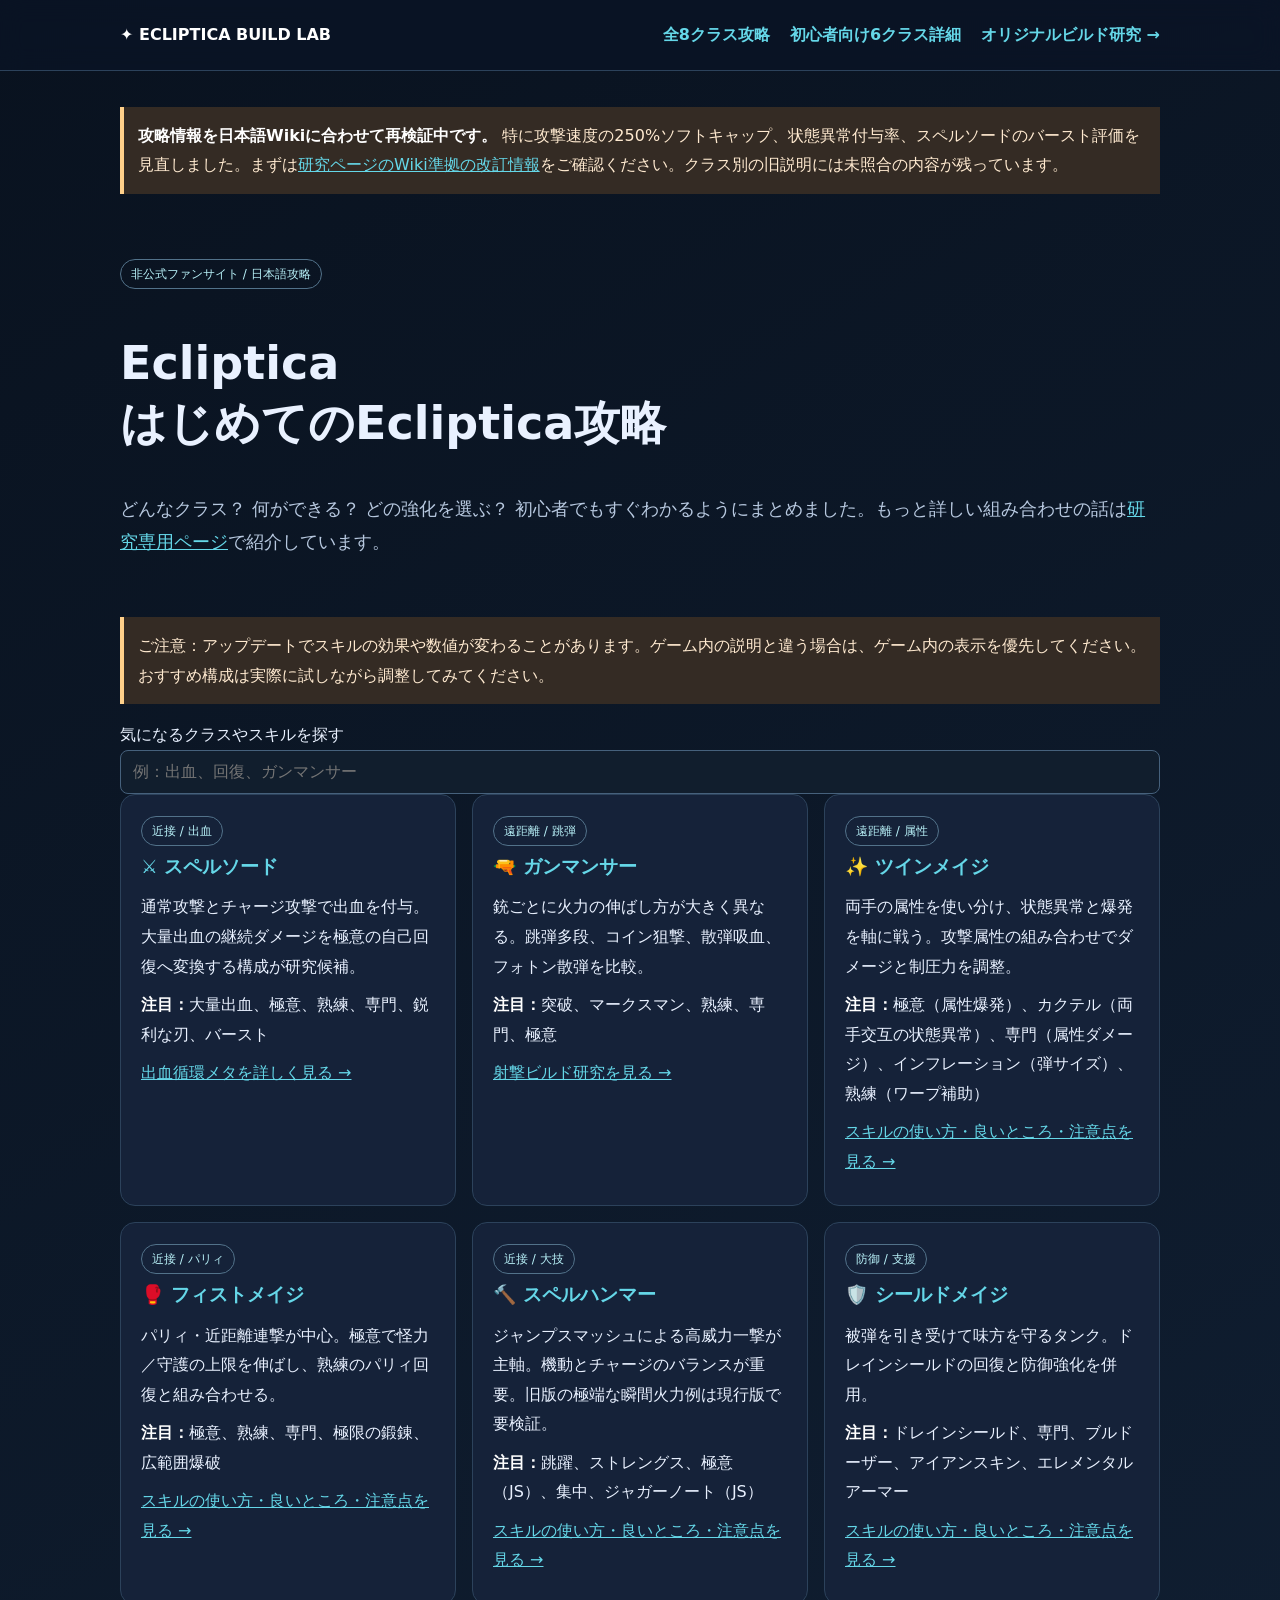
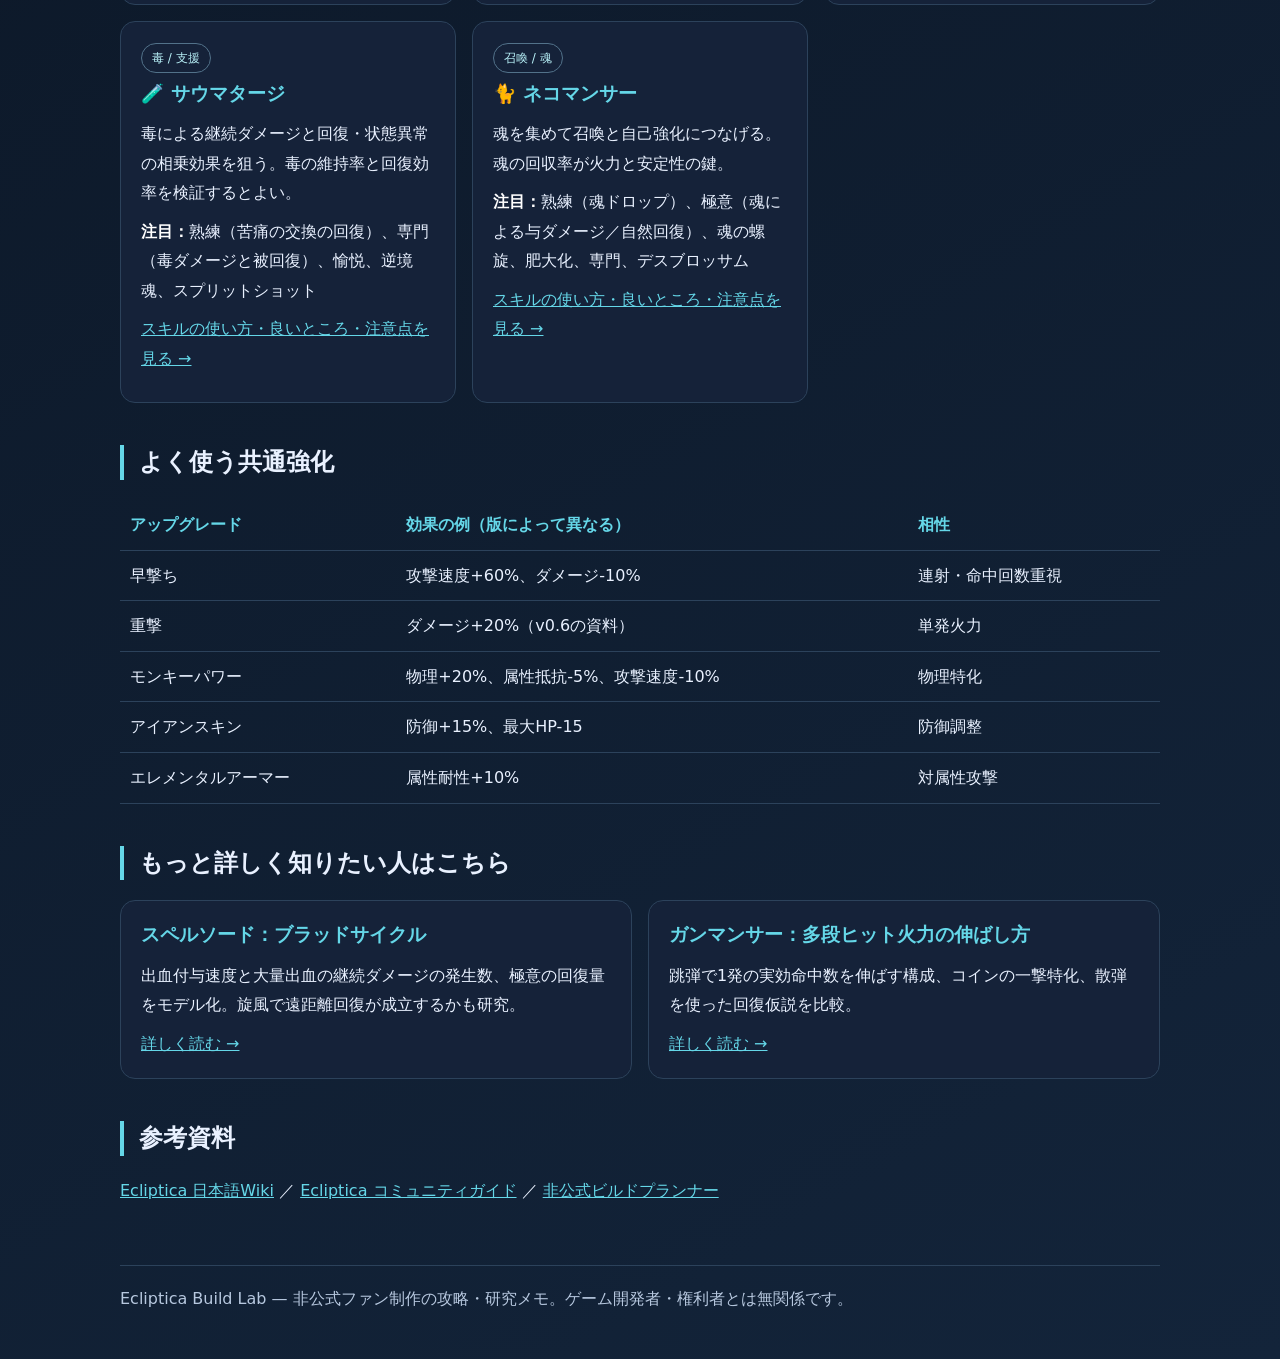
<file: index.html>
<!doctype html><html lang="ja"><head><meta charset="UTF-8"><meta name="viewport" content="width=device-width,initial-scale=1"><meta name="description" content="VRChat Ecliptica 全8クラス日本語攻略・ビルド研究所"><title>Ecliptica攻略ガイド｜初心者にもわかりやすい全8クラス解説</title><link rel="stylesheet" href="style.css"></head><body><header><nav class="wrap"><a href="index.html" class="brand">✦ ECLIPTICA BUILD LAB</a><a href="index.html">全8クラス攻略</a><a href="classes.html">初心者向け6クラス詳細</a><a href="research.html">オリジナルビルド研究 →</a></nav></header><main class="wrap"><p class="warning"><strong>攻略情報を日本語Wikiに合わせて再検証中です。</strong> 特に攻撃速度の250%ソフトキャップ、状態異常付与率、スペルソードのバースト評価を見直しました。まずは<a href="research.html#wiki-update">研究ページのWiki準拠の改訂情報</a>をご確認ください。クラス別の旧説明には未照合の内容が残っています。</p><section class="hero"><span class="tag">非公式ファンサイト / 日本語攻略</span><h1>Ecliptica<br>はじめてのEcliptica攻略</h1><p class="lead">どんなクラス？ 何ができる？ どの強化を選ぶ？ 初心者でもすぐわかるようにまとめました。もっと詳しい組み合わせの話は<a href="research.html">研究専用ページ</a>で紹介しています。</p></section><p class="warning">ご注意：アップデートでスキルの効果や数値が変わることがあります。ゲーム内の説明と違う場合は、ゲーム内の表示を優先してください。おすすめ構成は実際に試しながら調整してみてください。</p><label for="search">気になるクラスやスキルを探す</label><input id="search" placeholder="例：出血、回復、ガンマンサー" oninput="filterCards(this.value)"><div class="cards" id="classes">
<article class="card"><span class="tag">近接 / 出血</span><h3>⚔️ スペルソード</h3><p>通常攻撃とチャージ攻撃で出血を付与。大量出血の継続ダメージを極意の自己回復へ変換する構成が研究候補。</p><p><strong>注目：</strong>大量出血、極意、熟練、専門、鋭利な刃、バースト</p><a href="research.html#spellsword">出血循環メタを詳しく見る →</a></article>
<article class="card"><span class="tag">遠距離 / 跳弾</span><h3>🔫 ガンマンサー</h3><p>銃ごとに火力の伸ばし方が大きく異なる。跳弾多段、コイン狙撃、散弾吸血、フォトン散弾を比較。</p><p><strong>注目：</strong>突破、マークスマン、熟練、専門、極意</p><a href="research.html#gunmancer">射撃ビルド研究を見る →</a></article>
<article class="card"><span class="tag">遠距離 / 属性</span><h3>✨ ツインメイジ</h3><p>両手の属性を使い分け、状態異常と爆発を軸に戦う。攻撃属性の組み合わせでダメージと制圧力を調整。</p><p><strong>注目：</strong>極意（属性爆発）、カクテル（両手交互の状態異常）、専門（属性ダメージ）、インフレーション（弾サイズ）、熟練（ワープ補助）</p><p><a href="classes.html#twin">スキルの使い方・良いところ・注意点を見る →</a></p></article>
<article class="card"><span class="tag">近接 / パリィ</span><h3>🥊 フィストメイジ</h3><p>パリィ・近距離連撃が中心。極意で怪力／守護の上限を伸ばし、熟練のパリィ回復と組み合わせる。</p><p><strong>注目：</strong>極意、熟練、専門、極限の鍛錬、広範囲爆破</p><p><a href="classes.html#fist">スキルの使い方・良いところ・注意点を見る →</a></p></article>
<article class="card"><span class="tag">近接 / 大技</span><h3>🔨 スペルハンマー</h3><p>ジャンプスマッシュによる高威力一撃が主軸。機動とチャージのバランスが重要。旧版の極端な瞬間火力例は現行版で要検証。</p><p><strong>注目：</strong>跳躍、ストレングス、極意（JS）、集中、ジャガーノート（JS）</p><p><a href="classes.html#hammer">スキルの使い方・良いところ・注意点を見る →</a></p></article>
<article class="card"><span class="tag">防御 / 支援</span><h3>🛡️ シールドメイジ</h3><p>被弾を引き受けて味方を守るタンク。ドレインシールドの回復と防御強化を併用。</p><p><strong>注目：</strong>ドレインシールド、専門、ブルドーザー、アイアンスキン、エレメンタルアーマー</p><p><a href="classes.html#shield">スキルの使い方・良いところ・注意点を見る →</a></p></article>
<article class="card"><span class="tag">毒 / 支援</span><h3>🧪 サウマタージ</h3><p>毒による継続ダメージと回復・状態異常の相乗効果を狙う。毒の維持率と回復効率を検証するとよい。</p><p><strong>注目：</strong>熟練（苦痛の交換の回復）、専門（毒ダメージと被回復）、愉悦、逆境魂、スプリットショット</p><p><a href="classes.html#thaum">スキルの使い方・良いところ・注意点を見る →</a></p></article>
<article class="card"><span class="tag">召喚 / 魂</span><h3>🐈 ネコマンサー</h3><p>魂を集めて召喚と自己強化につなげる。魂の回収率が火力と安定性の鍵。</p><p><strong>注目：</strong>熟練（魂ドロップ）、極意（魂による与ダメージ／自然回復）、魂の螺旋、肥大化、専門、デスブロッサム</p><p><a href="classes.html#neko">スキルの使い方・良いところ・注意点を見る →</a></p></article></div>
<h2>よく使う共通強化</h2><div class="scroll"><table><thead><tr><th>アップグレード</th><th>効果の例（版によって異なる）</th><th>相性</th></tr></thead><tbody><tr><td>早撃ち</td><td>攻撃速度+60%、ダメージ-10%</td><td>連射・命中回数重視</td></tr><tr><td>重撃</td><td>ダメージ+20%（v0.6の資料）</td><td>単発火力</td></tr><tr><td>モンキーパワー</td><td>物理+20%、属性抵抗-5%、攻撃速度-10%</td><td>物理特化</td></tr><tr><td>アイアンスキン</td><td>防御+15%、最大HP-15</td><td>防御調整</td></tr><tr><td>エレメンタルアーマー</td><td>属性耐性+10%</td><td>対属性攻撃</td></tr></tbody></table></div>
<h2>もっと詳しく知りたい人はこちら</h2><div class="cards"><article class="card"><h3>スペルソード：ブラッドサイクル</h3><p>出血付与速度と大量出血の継続ダメージの発生数、極意の回復量をモデル化。旋風で遠距離回復が成立するかも研究。</p><a href="research.html#spellsword">詳しく読む →</a></article><article class="card"><h3>ガンマンサー：多段ヒット火力の伸ばし方</h3><p>跳弾で1発の実効命中数を伸ばす構成、コインの一撃特化、散弾を使った回復仮説を比較。</p><a href="research.html#gunmancer">詳しく読む →</a></article></div>
<h2>参考資料</h2><p><a href="https://wikiwiki.jp/ecliptica/" target="_blank" rel="noopener">Ecliptica 日本語Wiki</a> ／ <a href="https://ecliptica.iirose.icu/" target="_blank" rel="noopener">Ecliptica コミュニティガイド</a> ／ <a href="https://eclipticaplanner.com/" target="_blank" rel="noopener">非公式ビルドプランナー</a></p><footer class="foot">Ecliptica Build Lab — 非公式ファン制作の攻略・研究メモ。ゲーム開発者・権利者とは無関係です。</footer></main><script>function filterCards(q){q=q.trim().toLowerCase();document.querySelectorAll('#classes>.card').forEach(e=>e.hidden=!e.textContent.toLowerCase().includes(q))}</script></body></html>
</file>
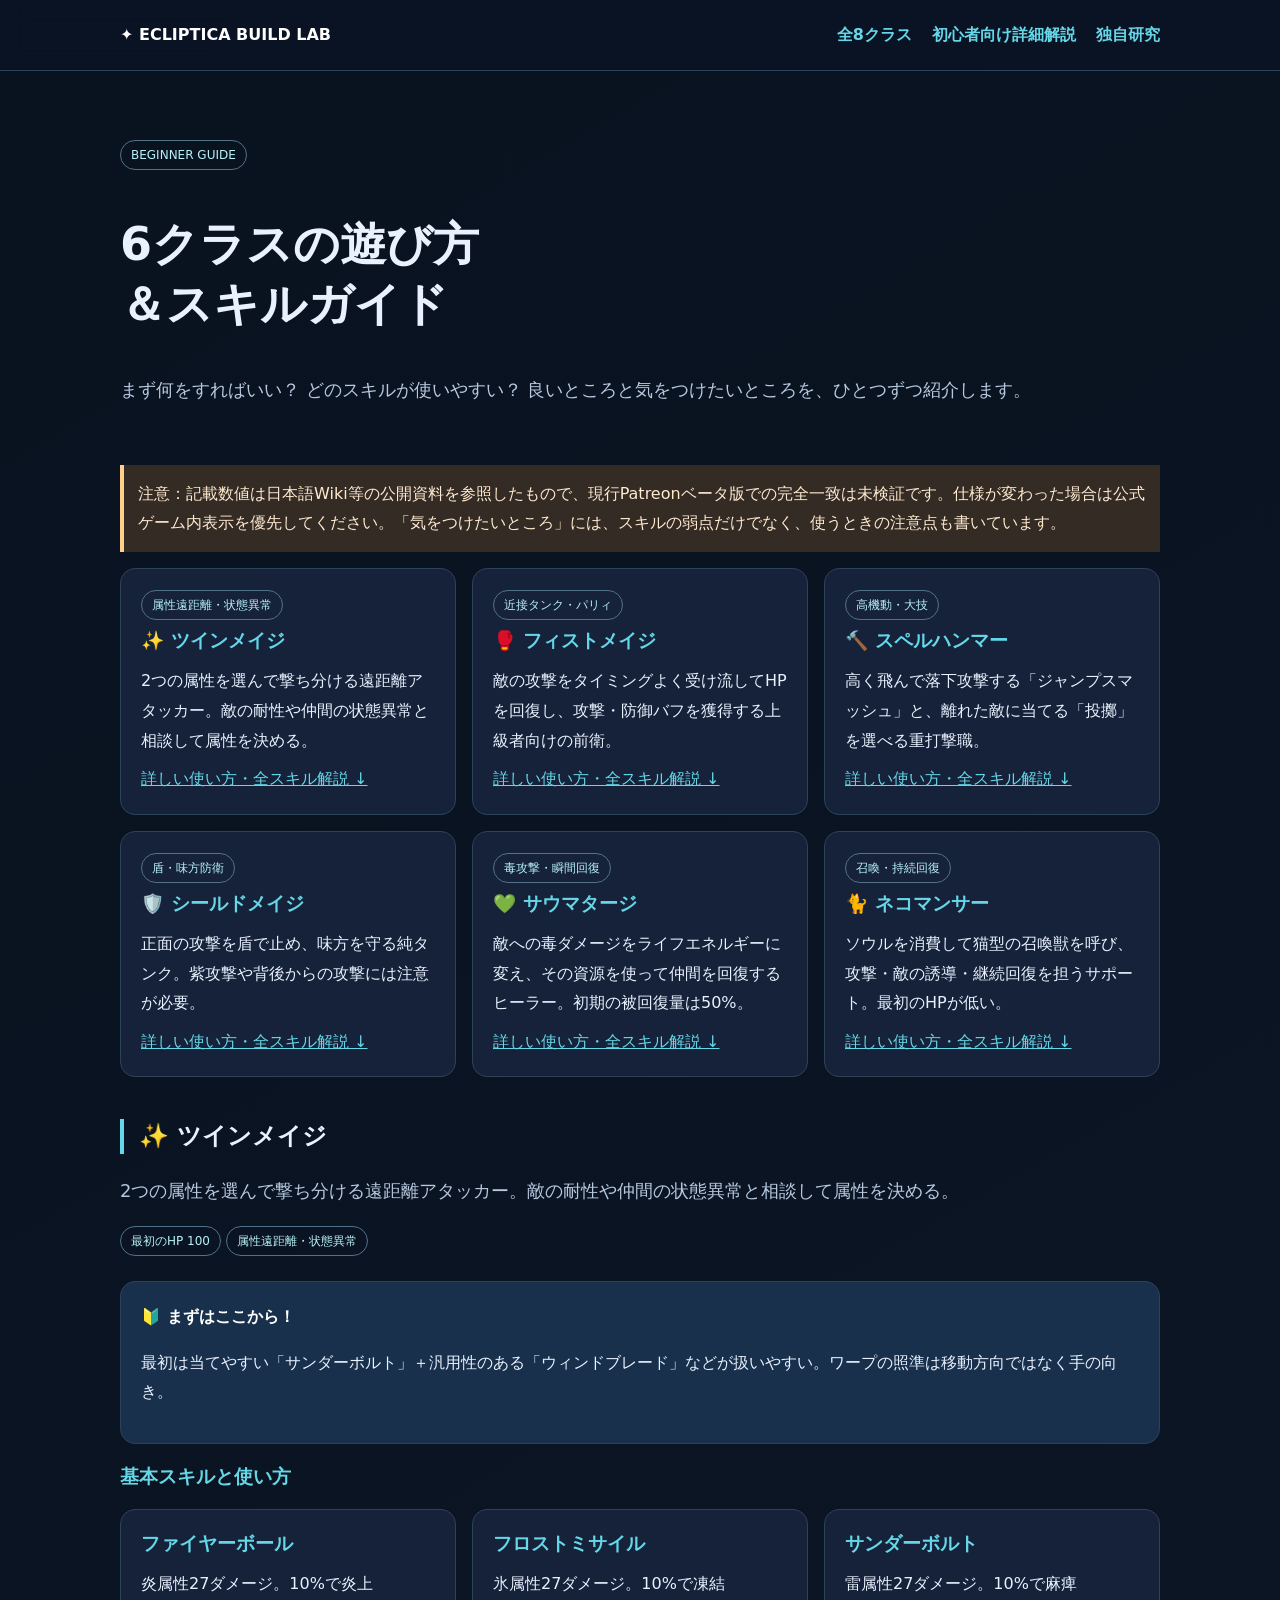
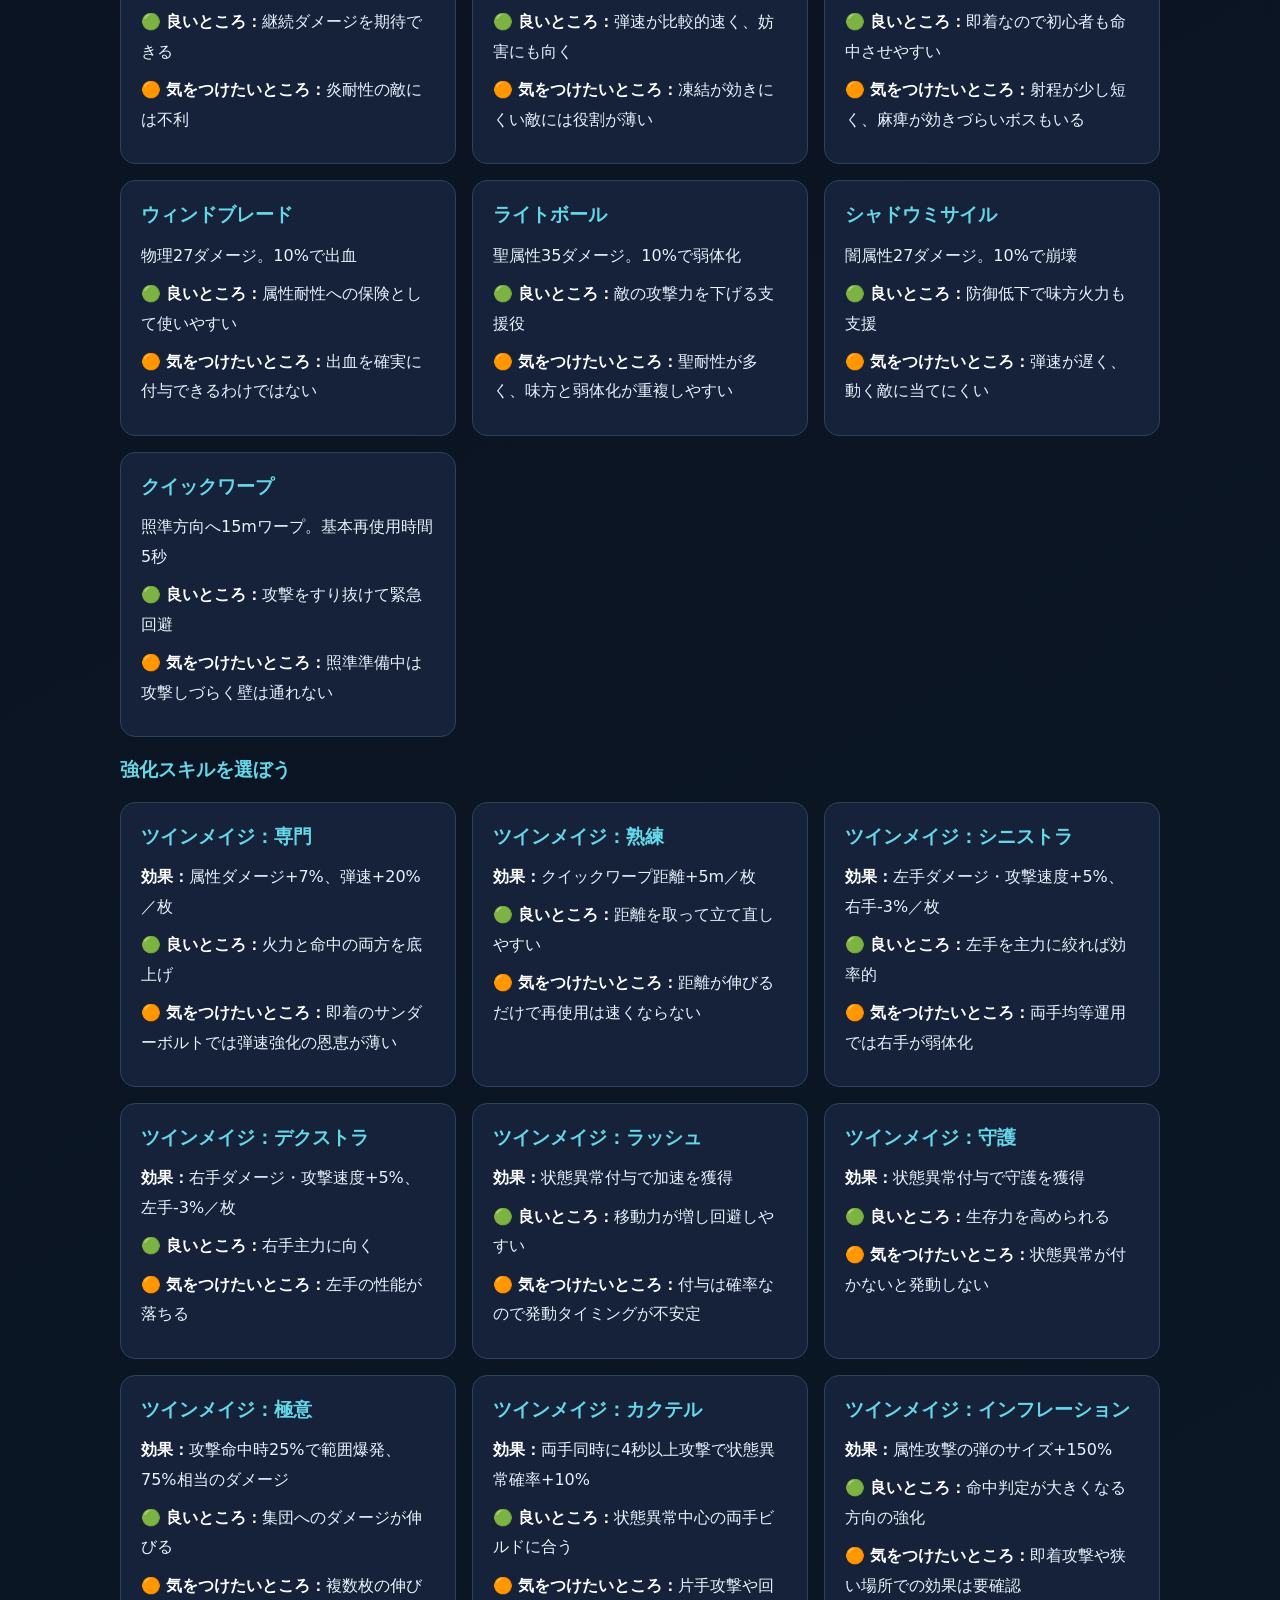
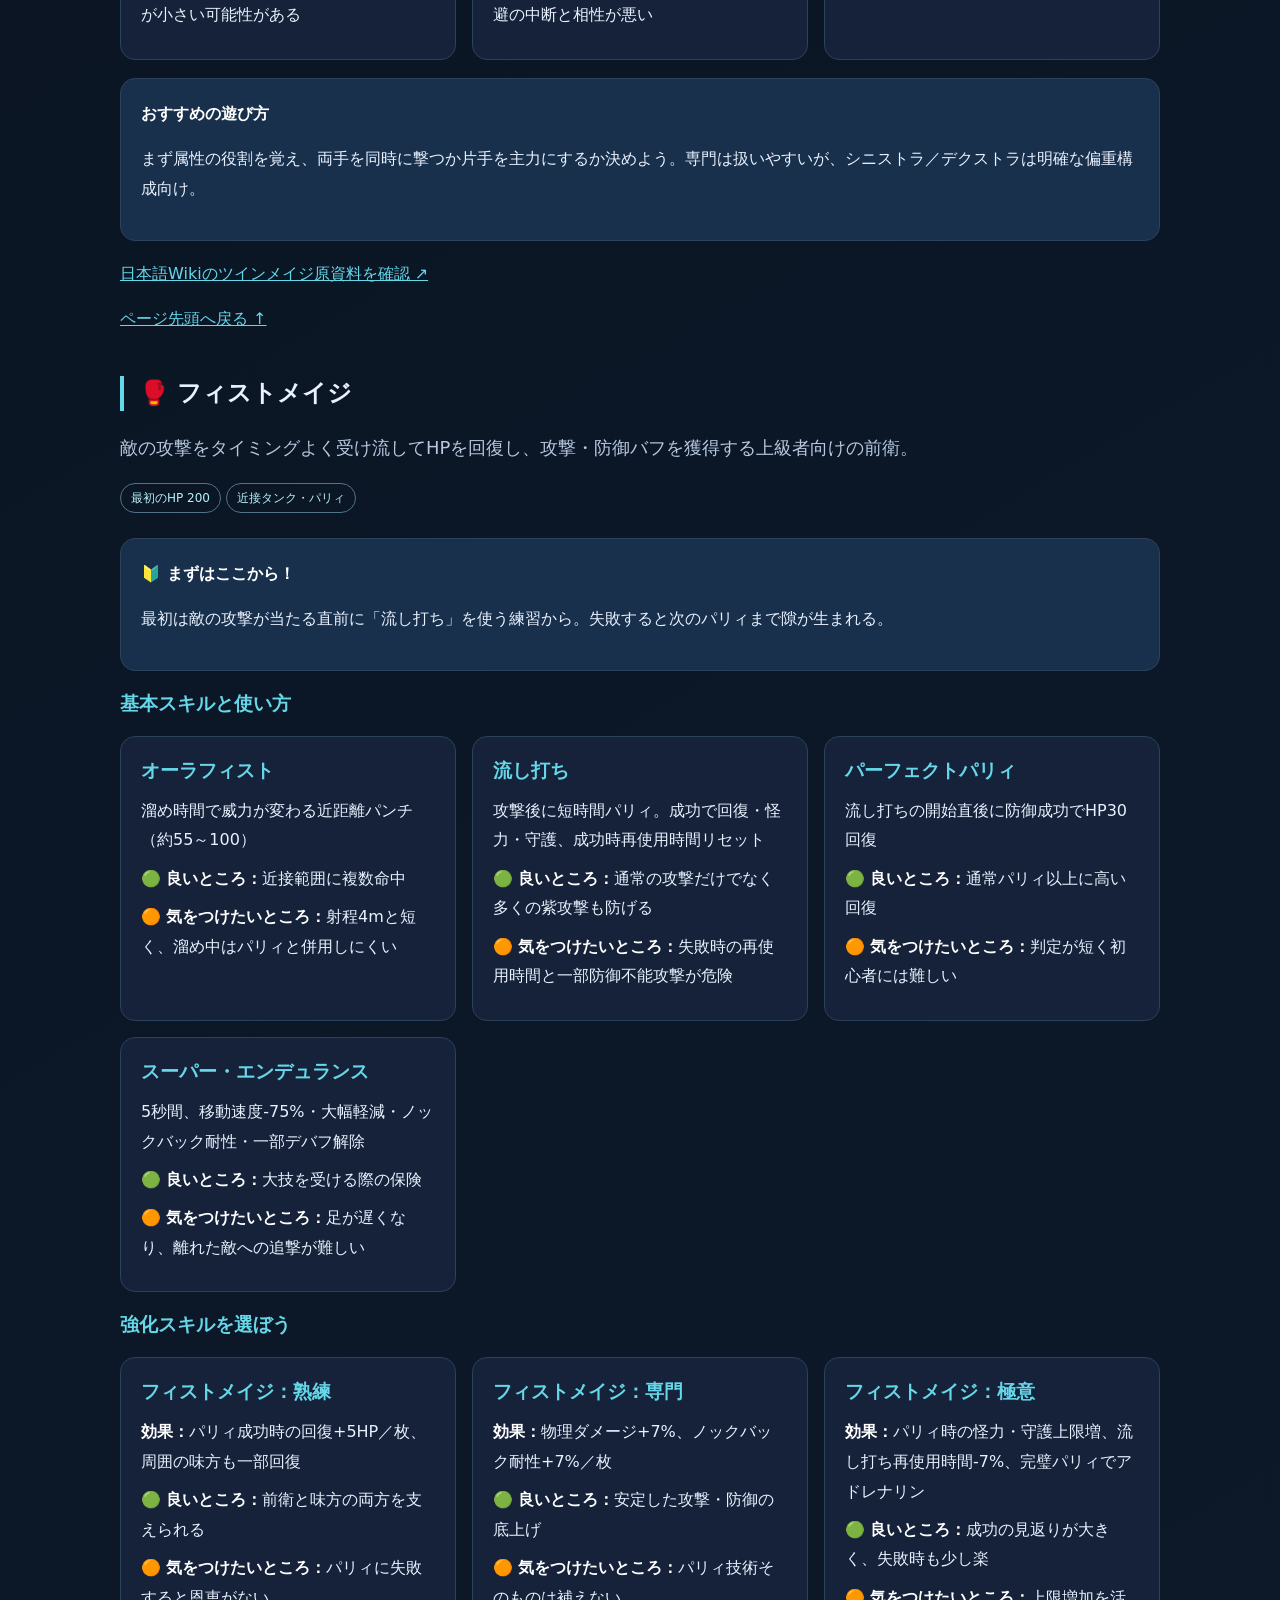
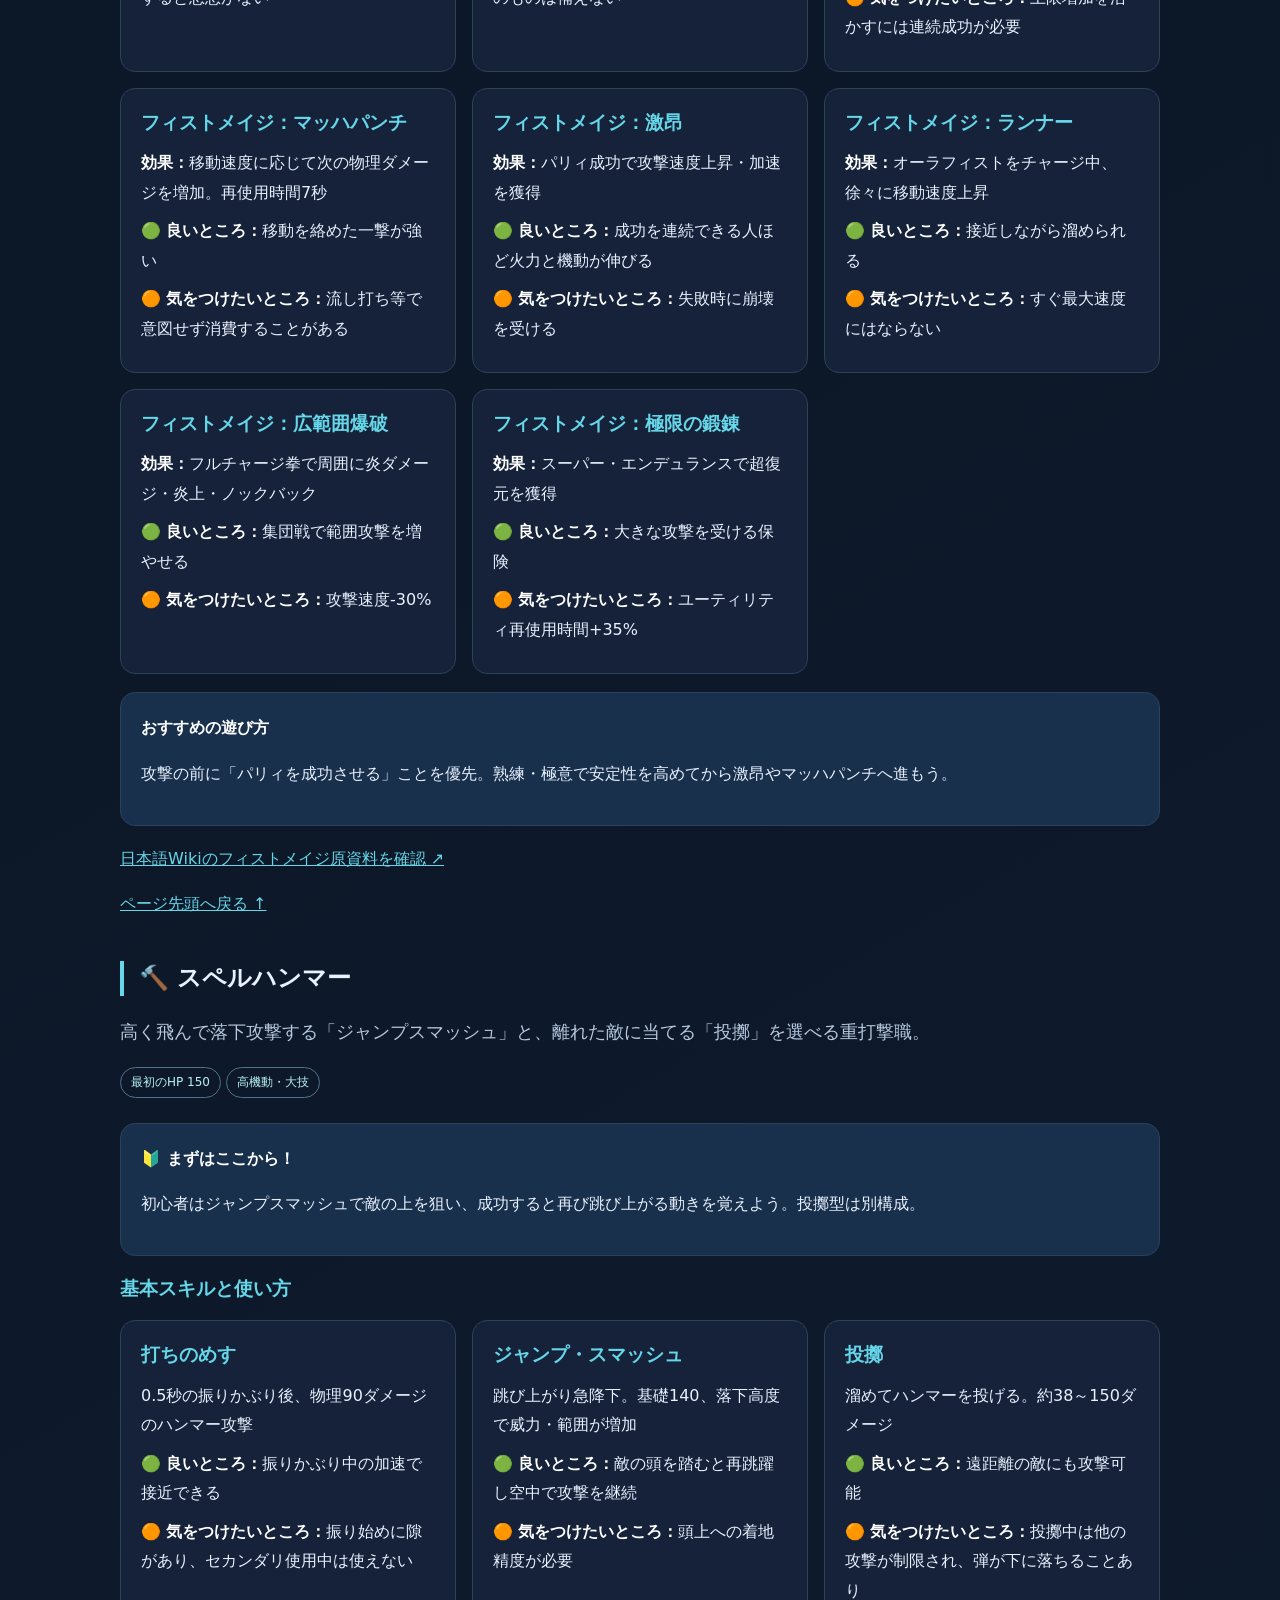
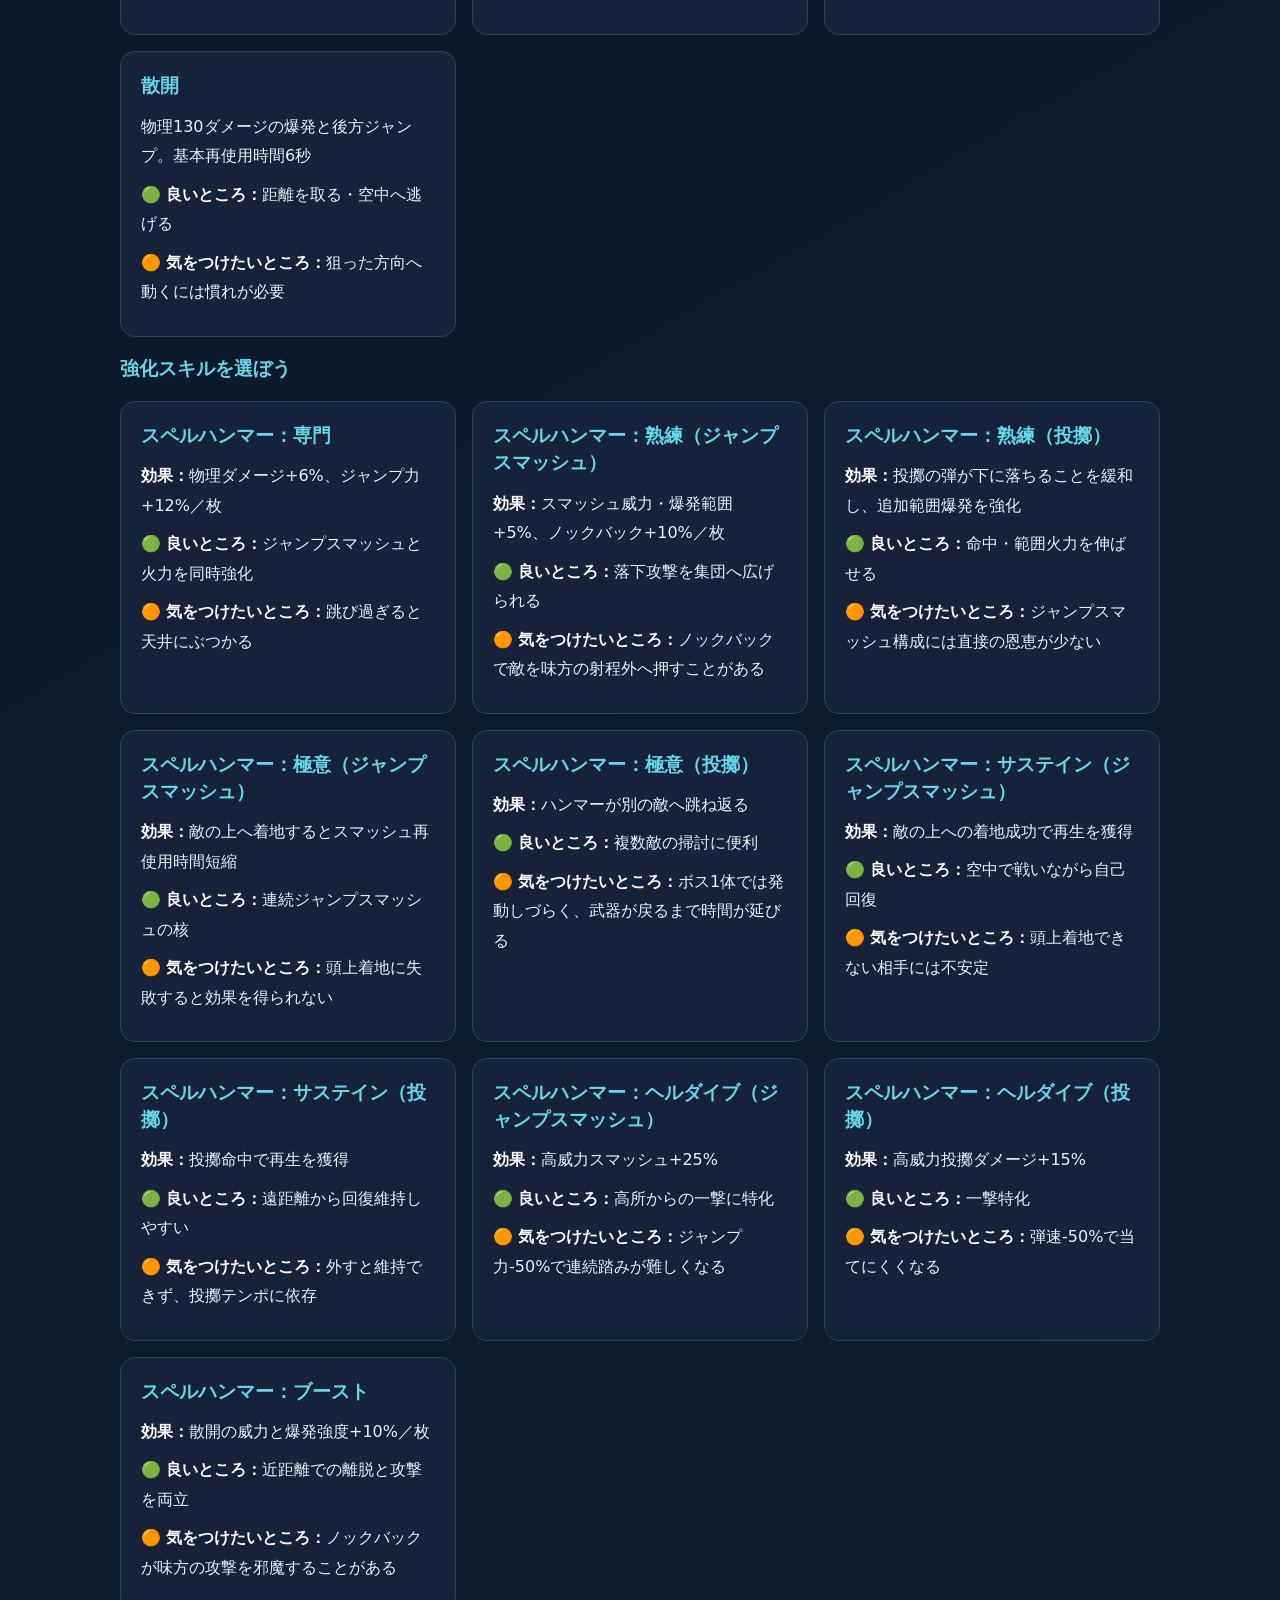
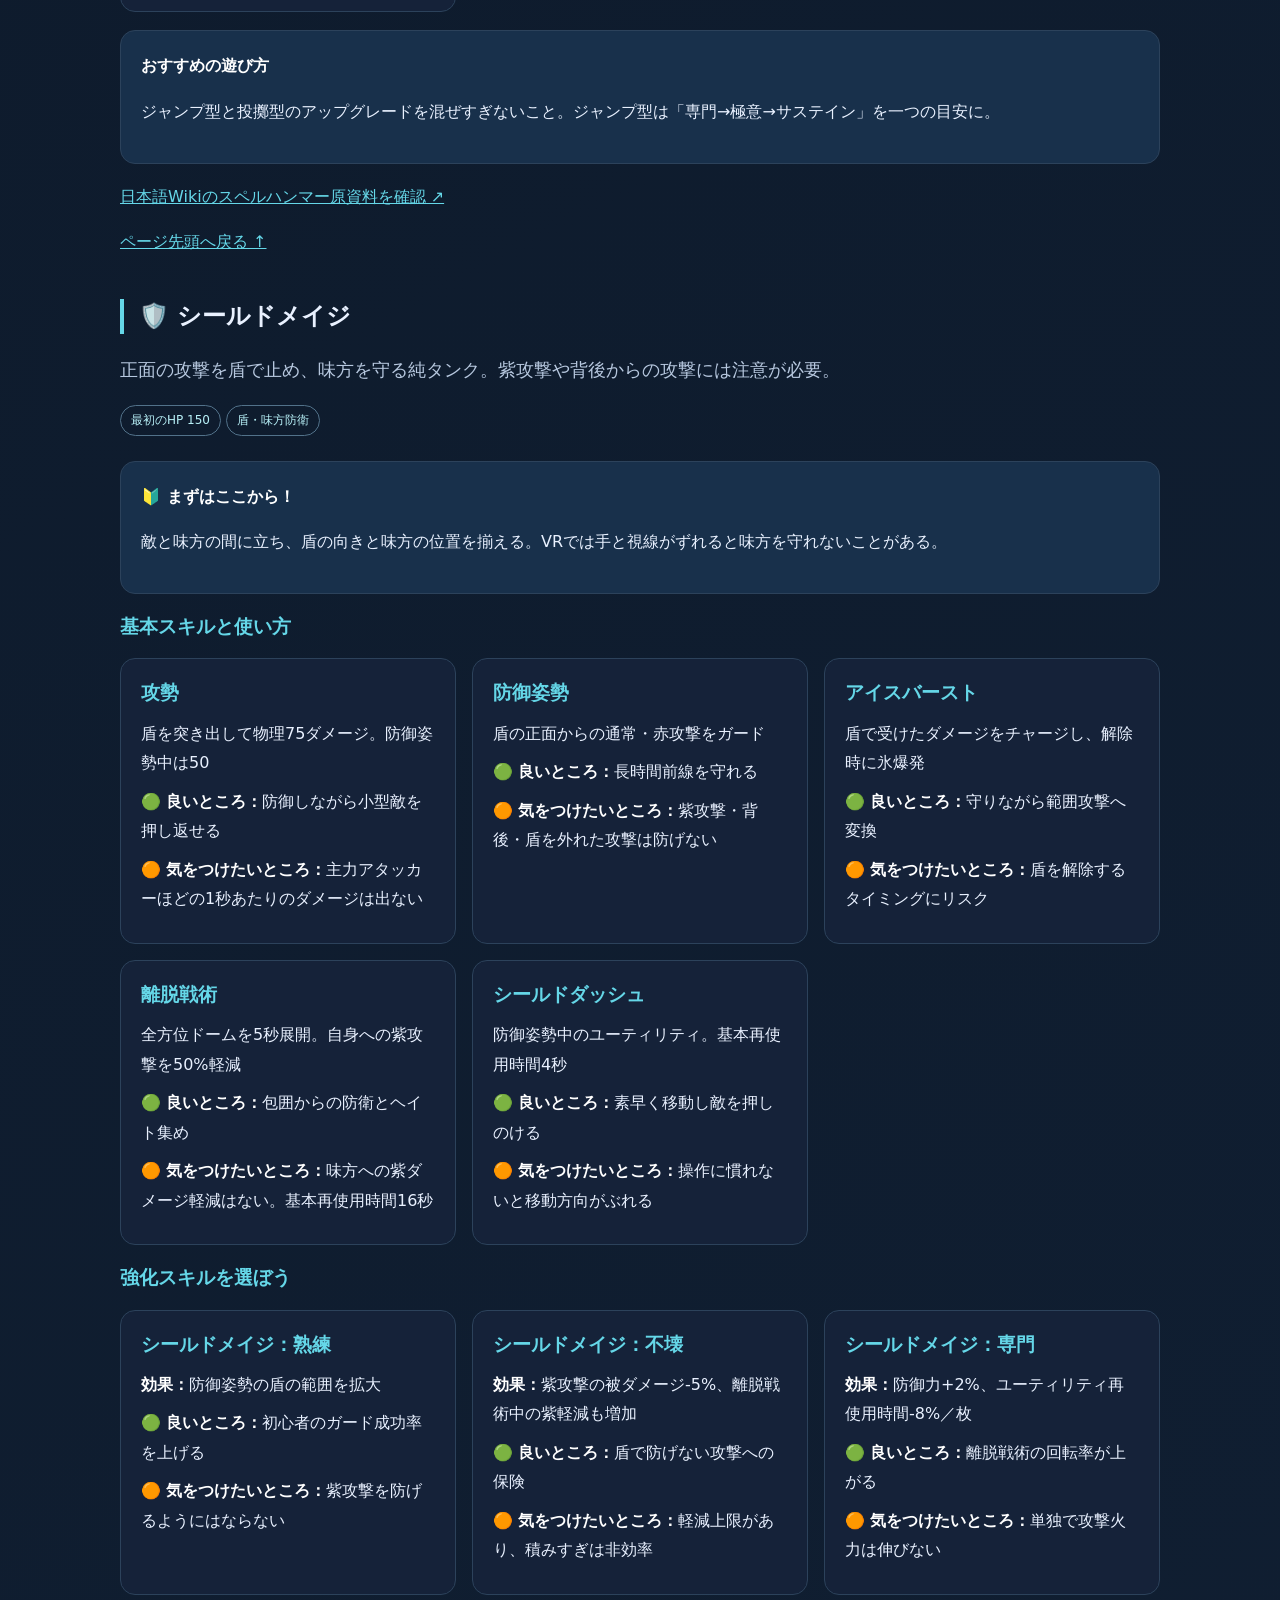
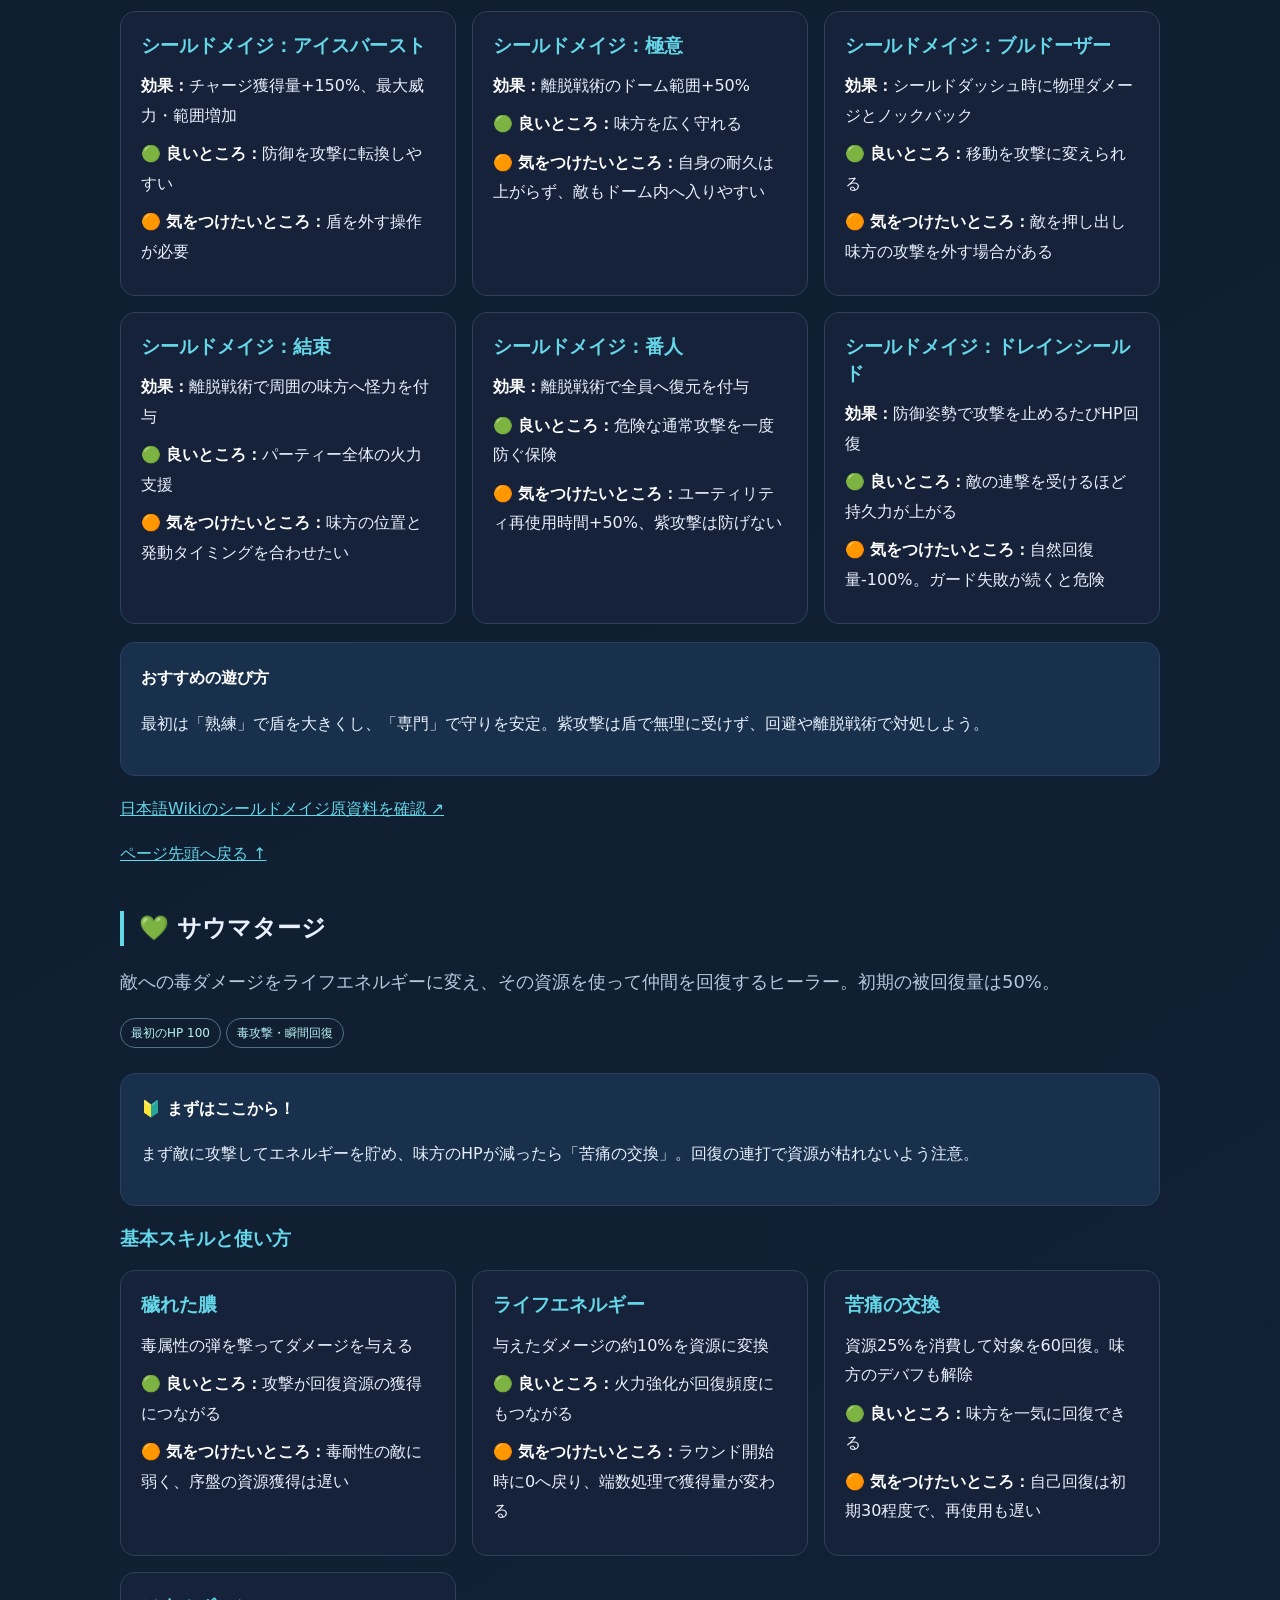
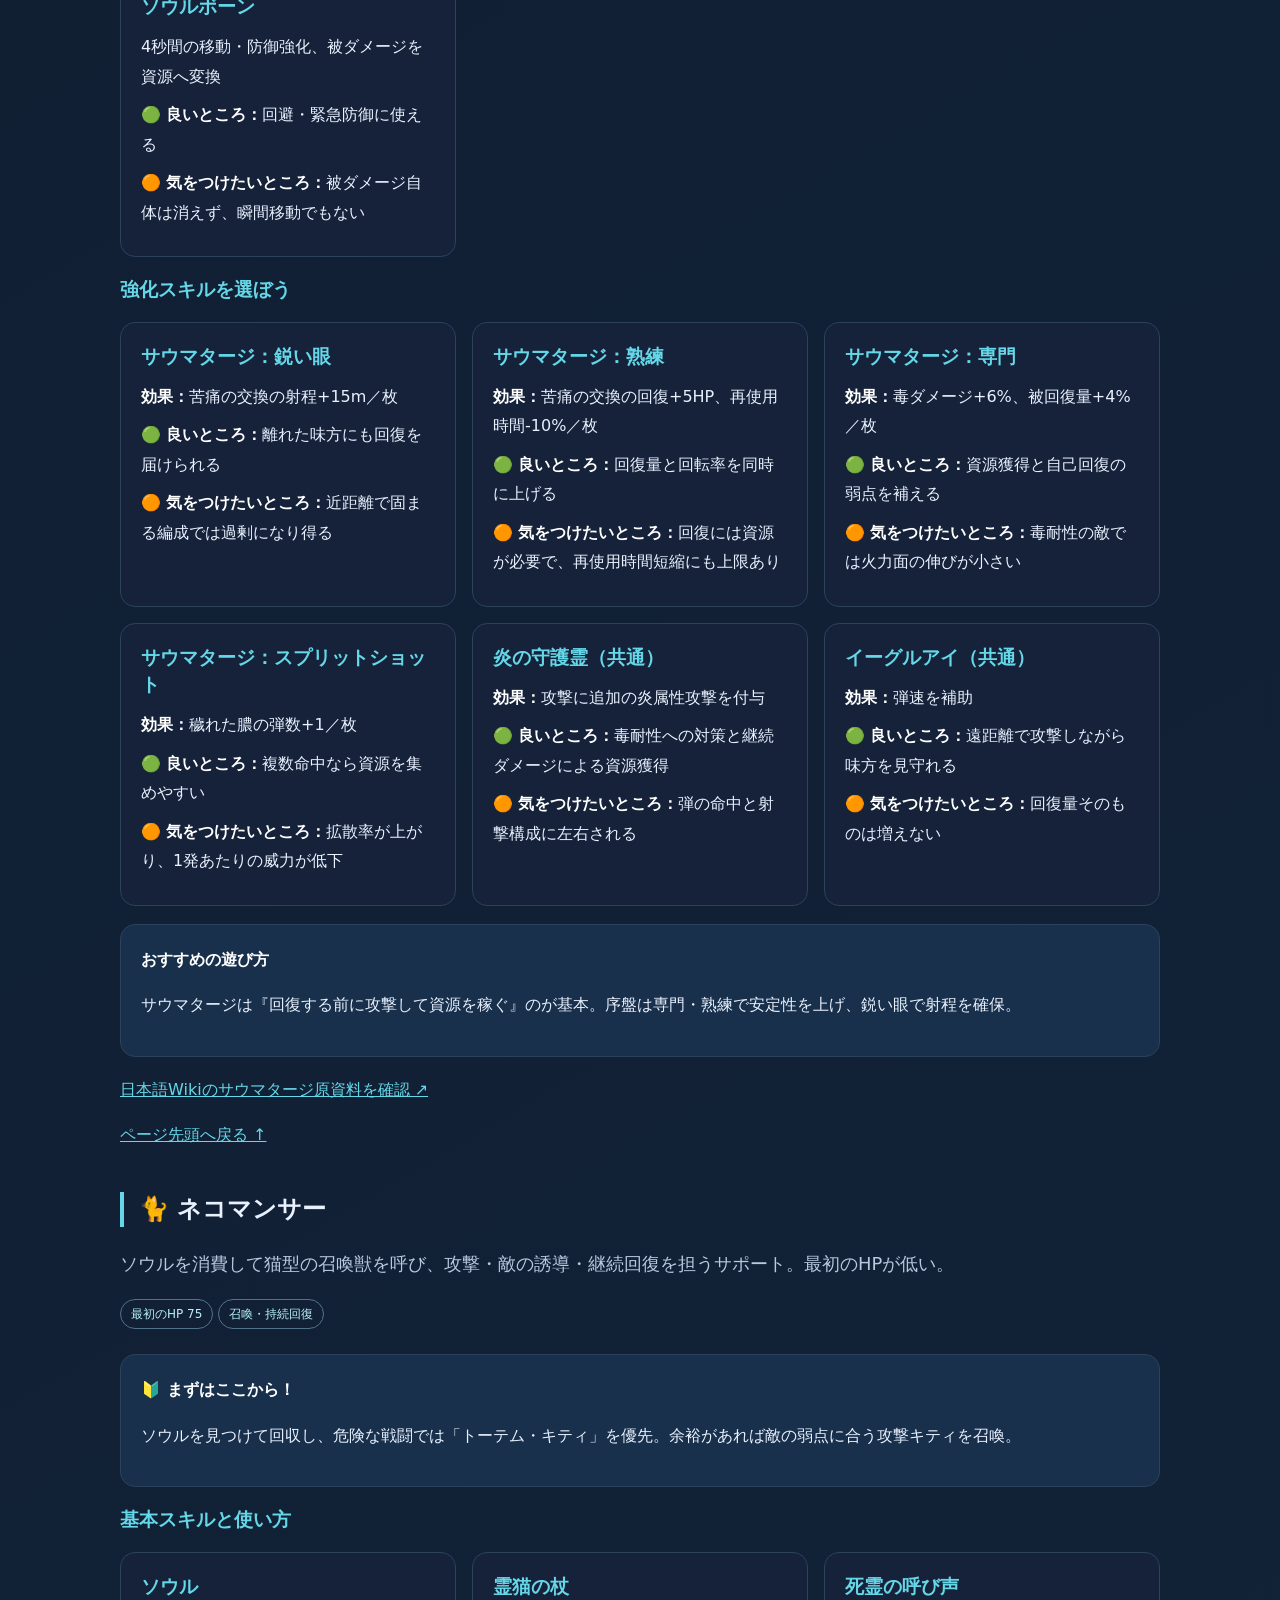
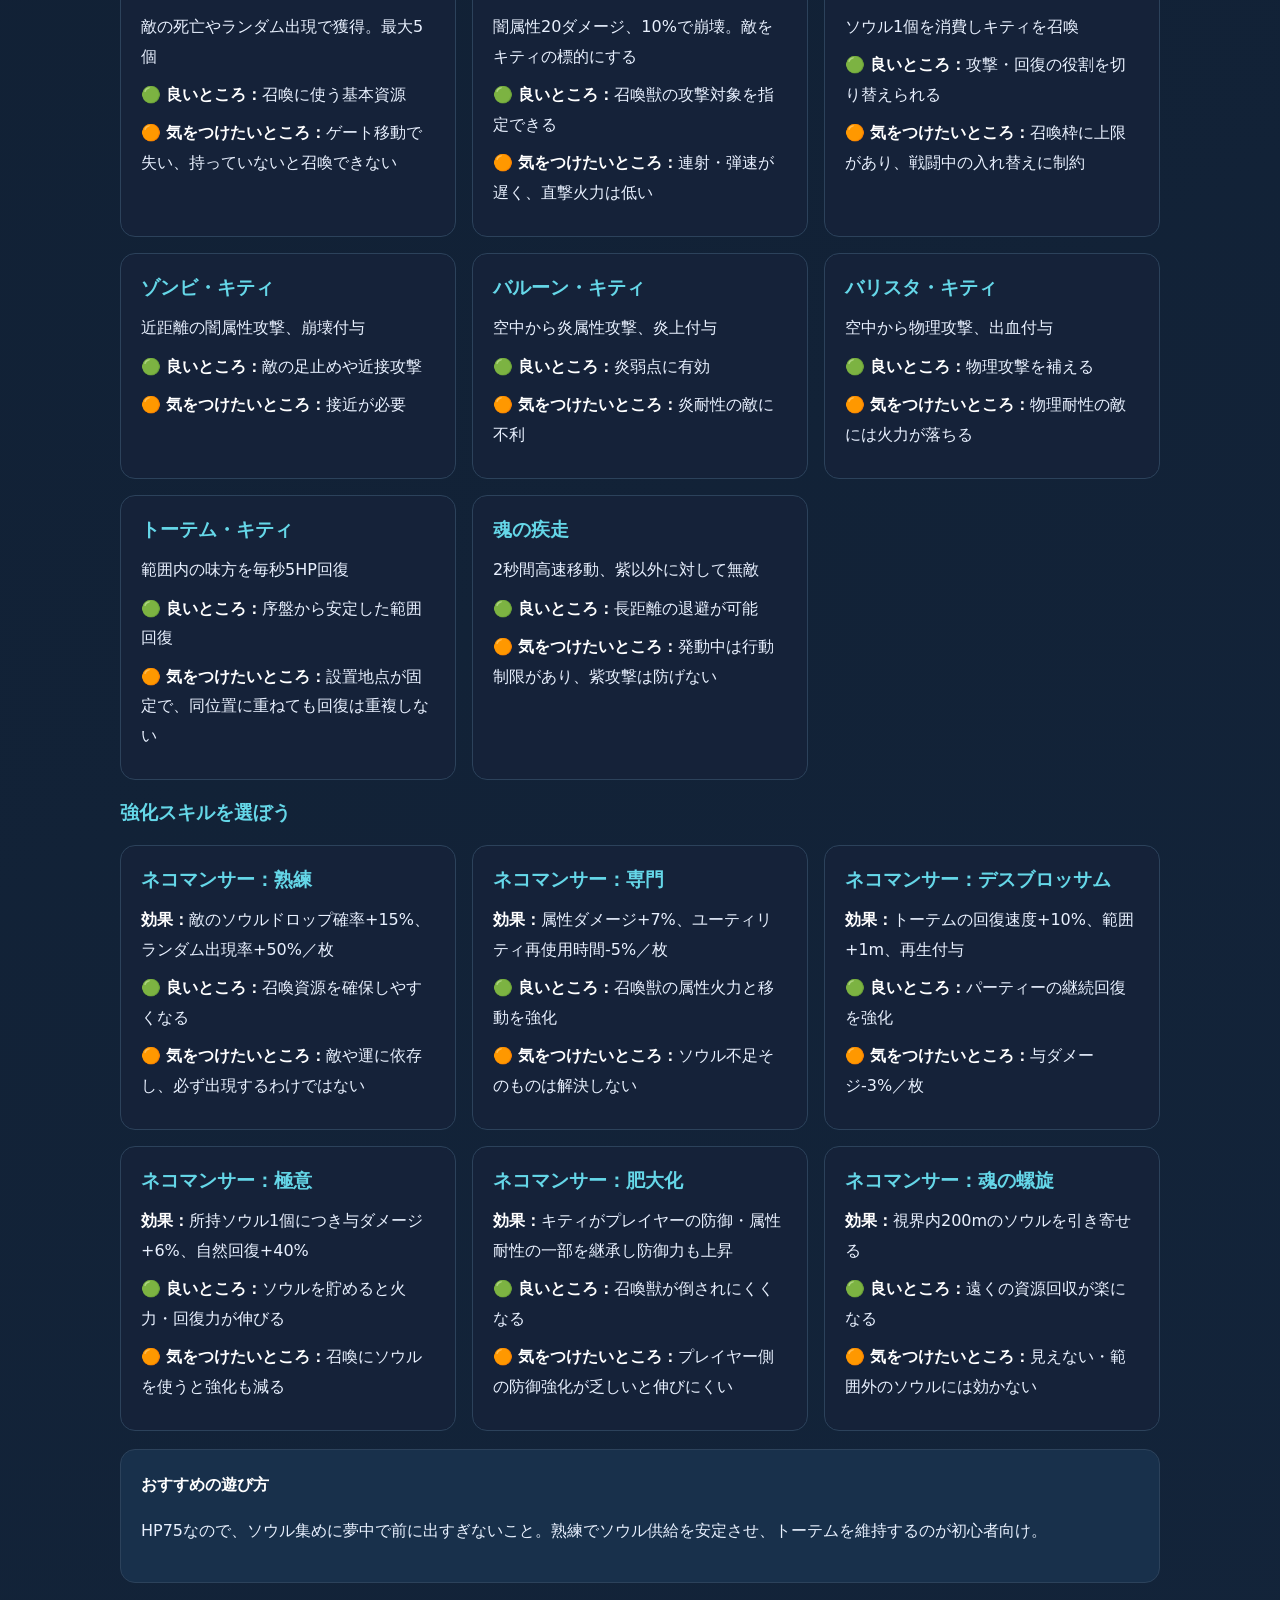
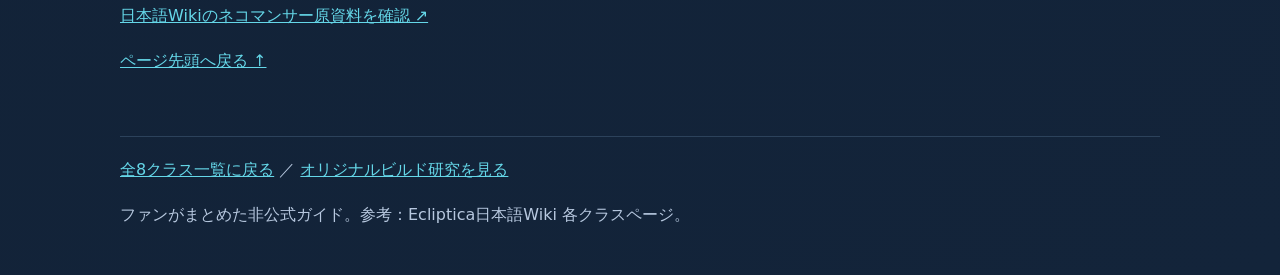
<file: classes.html>
<!doctype html><html lang="ja"><head><meta charset="utf-8"><meta name="viewport" content="width=device-width,initial-scale=1"><title>Ecliptica 6クラスの遊び方・スキル解説</title><meta name="description" content="Eclipticaのツインメイジ、フィストメイジ、スペルハンマー、シールドメイジ、サウマタージ、ネコマンサーのスキル・良いところ・気をつけたいところを日本語で解説"><link rel="stylesheet" href="style.css"></head><body><header><nav class="wrap"><a href="index.html" class="brand">✦ ECLIPTICA BUILD LAB</a><a href="index.html">全8クラス</a><a href="classes.html">初心者向け詳細解説</a><a href="research.html">独自研究</a></nav></header><main class="wrap" id="top"><section class="hero"><span class="tag">BEGINNER GUIDE</span><h1>6クラスの遊び方<br>＆スキルガイド</h1><p class="lead">まず何をすればいい？ どのスキルが使いやすい？ 良いところと気をつけたいところを、ひとつずつ紹介します。</p></section><p class="warning">注意：記載数値は日本語Wiki等の公開資料を参照したもので、現行Patreonベータ版での完全一致は未検証です。仕様が変わった場合は公式ゲーム内表示を優先してください。「気をつけたいところ」には、スキルの弱点だけでなく、使うときの注意点も書いています。</p><div class="cards"><article class="card"><span class="tag">属性遠距離・状態異常</span><h3>✨ ツインメイジ</h3><p>2つの属性を選んで撃ち分ける遠距離アタッカー。敵の耐性や仲間の状態異常と相談して属性を決める。</p><a href="#twin">詳しい使い方・全スキル解説 ↓</a></article><article class="card"><span class="tag">近接タンク・パリィ</span><h3>🥊 フィストメイジ</h3><p>敵の攻撃をタイミングよく受け流してHPを回復し、攻撃・防御バフを獲得する上級者向けの前衛。</p><a href="#fist">詳しい使い方・全スキル解説 ↓</a></article><article class="card"><span class="tag">高機動・大技</span><h3>🔨 スペルハンマー</h3><p>高く飛んで落下攻撃する「ジャンプスマッシュ」と、離れた敵に当てる「投擲」を選べる重打撃職。</p><a href="#hammer">詳しい使い方・全スキル解説 ↓</a></article><article class="card"><span class="tag">盾・味方防衛</span><h3>🛡️ シールドメイジ</h3><p>正面の攻撃を盾で止め、味方を守る純タンク。紫攻撃や背後からの攻撃には注意が必要。</p><a href="#shield">詳しい使い方・全スキル解説 ↓</a></article><article class="card"><span class="tag">毒攻撃・瞬間回復</span><h3>💚 サウマタージ</h3><p>敵への毒ダメージをライフエネルギーに変え、その資源を使って仲間を回復するヒーラー。初期の被回復量は50%。</p><a href="#thaum">詳しい使い方・全スキル解説 ↓</a></article><article class="card"><span class="tag">召喚・持続回復</span><h3>🐈 ネコマンサー</h3><p>ソウルを消費して猫型の召喚獣を呼び、攻撃・敵の誘導・継続回復を担うサポート。最初のHPが低い。</p><a href="#neko">詳しい使い方・全スキル解説 ↓</a></article></div><section id="twin"><h2>✨ ツインメイジ</h2><p class="lead">2つの属性を選んで撃ち分ける遠距離アタッカー。敵の耐性や仲間の状態異常と相談して属性を決める。</p><p><span class="tag">最初のHP 100</span> <span class="tag">属性遠距離・状態異常</span></p><div class="note"><strong>🔰 まずはここから！</strong><p>最初は当てやすい「サンダーボルト」＋汎用性のある「ウィンドブレード」などが扱いやすい。ワープの照準は移動方向ではなく手の向き。</p></div><h3>基本スキルと使い方</h3><div class="cards"><article class="card"><h3>ファイヤーボール</h3><p>炎属性27ダメージ。10%で炎上</p><p>🟢 <strong>良いところ：</strong>継続ダメージを期待できる</p><p>🟠 <strong>気をつけたいところ：</strong>炎耐性の敵には不利</p></article><article class="card"><h3>フロストミサイル</h3><p>氷属性27ダメージ。10%で凍結</p><p>🟢 <strong>良いところ：</strong>弾速が比較的速く、妨害にも向く</p><p>🟠 <strong>気をつけたいところ：</strong>凍結が効きにくい敵には役割が薄い</p></article><article class="card"><h3>サンダーボルト</h3><p>雷属性27ダメージ。10%で麻痺</p><p>🟢 <strong>良いところ：</strong>即着なので初心者も命中させやすい</p><p>🟠 <strong>気をつけたいところ：</strong>射程が少し短く、麻痺が効きづらいボスもいる</p></article><article class="card"><h3>ウィンドブレード</h3><p>物理27ダメージ。10%で出血</p><p>🟢 <strong>良いところ：</strong>属性耐性への保険として使いやすい</p><p>🟠 <strong>気をつけたいところ：</strong>出血を確実に付与できるわけではない</p></article><article class="card"><h3>ライトボール</h3><p>聖属性35ダメージ。10%で弱体化</p><p>🟢 <strong>良いところ：</strong>敵の攻撃力を下げる支援役</p><p>🟠 <strong>気をつけたいところ：</strong>聖耐性が多く、味方と弱体化が重複しやすい</p></article><article class="card"><h3>シャドウミサイル</h3><p>闇属性27ダメージ。10%で崩壊</p><p>🟢 <strong>良いところ：</strong>防御低下で味方火力も支援</p><p>🟠 <strong>気をつけたいところ：</strong>弾速が遅く、動く敵に当てにくい</p></article><article class="card"><h3>クイックワープ</h3><p>照準方向へ15mワープ。基本再使用時間5秒</p><p>🟢 <strong>良いところ：</strong>攻撃をすり抜けて緊急回避</p><p>🟠 <strong>気をつけたいところ：</strong>照準準備中は攻撃しづらく壁は通れない</p></article></div><h3>強化スキルを選ぼう</h3><div class="cards"><article class="card"><h3>ツインメイジ：専門</h3><p><strong>効果：</strong>属性ダメージ+7%、弾速+20%／枚</p><p>🟢 <strong>良いところ：</strong>火力と命中の両方を底上げ</p><p>🟠 <strong>気をつけたいところ：</strong>即着のサンダーボルトでは弾速強化の恩恵が薄い</p></article><article class="card"><h3>ツインメイジ：熟練</h3><p><strong>効果：</strong>クイックワープ距離+5m／枚</p><p>🟢 <strong>良いところ：</strong>距離を取って立て直しやすい</p><p>🟠 <strong>気をつけたいところ：</strong>距離が伸びるだけで再使用は速くならない</p></article><article class="card"><h3>ツインメイジ：シニストラ</h3><p><strong>効果：</strong>左手ダメージ・攻撃速度+5%、右手-3%／枚</p><p>🟢 <strong>良いところ：</strong>左手を主力に絞れば効率的</p><p>🟠 <strong>気をつけたいところ：</strong>両手均等運用では右手が弱体化</p></article><article class="card"><h3>ツインメイジ：デクストラ</h3><p><strong>効果：</strong>右手ダメージ・攻撃速度+5%、左手-3%／枚</p><p>🟢 <strong>良いところ：</strong>右手主力に向く</p><p>🟠 <strong>気をつけたいところ：</strong>左手の性能が落ちる</p></article><article class="card"><h3>ツインメイジ：ラッシュ</h3><p><strong>効果：</strong>状態異常付与で加速を獲得</p><p>🟢 <strong>良いところ：</strong>移動力が増し回避しやすい</p><p>🟠 <strong>気をつけたいところ：</strong>付与は確率なので発動タイミングが不安定</p></article><article class="card"><h3>ツインメイジ：守護</h3><p><strong>効果：</strong>状態異常付与で守護を獲得</p><p>🟢 <strong>良いところ：</strong>生存力を高められる</p><p>🟠 <strong>気をつけたいところ：</strong>状態異常が付かないと発動しない</p></article><article class="card"><h3>ツインメイジ：極意</h3><p><strong>効果：</strong>攻撃命中時25%で範囲爆発、75%相当のダメージ</p><p>🟢 <strong>良いところ：</strong>集団へのダメージが伸びる</p><p>🟠 <strong>気をつけたいところ：</strong>複数枚の伸びが小さい可能性がある</p></article><article class="card"><h3>ツインメイジ：カクテル</h3><p><strong>効果：</strong>両手同時に4秒以上攻撃で状態異常確率+10%</p><p>🟢 <strong>良いところ：</strong>状態異常中心の両手ビルドに合う</p><p>🟠 <strong>気をつけたいところ：</strong>片手攻撃や回避の中断と相性が悪い</p></article><article class="card"><h3>ツインメイジ：インフレーション</h3><p><strong>効果：</strong>属性攻撃の弾のサイズ+150%</p><p>🟢 <strong>良いところ：</strong>命中判定が大きくなる方向の強化</p><p>🟠 <strong>気をつけたいところ：</strong>即着攻撃や狭い場所での効果は要確認</p></article></div><div class="note"><strong>おすすめの遊び方</strong><p>まず属性の役割を覚え、両手を同時に撃つか片手を主力にするか決めよう。専門は扱いやすいが、シニストラ／デクストラは明確な偏重構成向け。</p></div><p><a href="https://wikiwiki.jp/ecliptica/%E3%83%84%E3%82%A4%E3%83%B3%E3%83%A1%E3%82%A4%E3%82%B8" target="_blank" rel="noopener">日本語Wikiのツインメイジ原資料を確認 ↗</a></p><p><a href="#top">ページ先頭へ戻る ↑</a></p></section><section id="fist"><h2>🥊 フィストメイジ</h2><p class="lead">敵の攻撃をタイミングよく受け流してHPを回復し、攻撃・防御バフを獲得する上級者向けの前衛。</p><p><span class="tag">最初のHP 200</span> <span class="tag">近接タンク・パリィ</span></p><div class="note"><strong>🔰 まずはここから！</strong><p>最初は敵の攻撃が当たる直前に「流し打ち」を使う練習から。失敗すると次のパリィまで隙が生まれる。</p></div><h3>基本スキルと使い方</h3><div class="cards"><article class="card"><h3>オーラフィスト</h3><p>溜め時間で威力が変わる近距離パンチ（約55～100）</p><p>🟢 <strong>良いところ：</strong>近接範囲に複数命中</p><p>🟠 <strong>気をつけたいところ：</strong>射程4mと短く、溜め中はパリィと併用しにくい</p></article><article class="card"><h3>流し打ち</h3><p>攻撃後に短時間パリィ。成功で回復・怪力・守護、成功時再使用時間リセット</p><p>🟢 <strong>良いところ：</strong>通常の攻撃だけでなく多くの紫攻撃も防げる</p><p>🟠 <strong>気をつけたいところ：</strong>失敗時の再使用時間と一部防御不能攻撃が危険</p></article><article class="card"><h3>パーフェクトパリィ</h3><p>流し打ちの開始直後に防御成功でHP30回復</p><p>🟢 <strong>良いところ：</strong>通常パリィ以上に高い回復</p><p>🟠 <strong>気をつけたいところ：</strong>判定が短く初心者には難しい</p></article><article class="card"><h3>スーパー・エンデュランス</h3><p>5秒間、移動速度-75%・大幅軽減・ノックバック耐性・一部デバフ解除</p><p>🟢 <strong>良いところ：</strong>大技を受ける際の保険</p><p>🟠 <strong>気をつけたいところ：</strong>足が遅くなり、離れた敵への追撃が難しい</p></article></div><h3>強化スキルを選ぼう</h3><div class="cards"><article class="card"><h3>フィストメイジ：熟練</h3><p><strong>効果：</strong>パリィ成功時の回復+5HP／枚、周囲の味方も一部回復</p><p>🟢 <strong>良いところ：</strong>前衛と味方の両方を支えられる</p><p>🟠 <strong>気をつけたいところ：</strong>パリィに失敗すると恩恵がない</p></article><article class="card"><h3>フィストメイジ：専門</h3><p><strong>効果：</strong>物理ダメージ+7%、ノックバック耐性+7%／枚</p><p>🟢 <strong>良いところ：</strong>安定した攻撃・防御の底上げ</p><p>🟠 <strong>気をつけたいところ：</strong>パリィ技術そのものは補えない</p></article><article class="card"><h3>フィストメイジ：極意</h3><p><strong>効果：</strong>パリィ時の怪力・守護上限増、流し打ち再使用時間-7%、完璧パリィでアドレナリン</p><p>🟢 <strong>良いところ：</strong>成功の見返りが大きく、失敗時も少し楽</p><p>🟠 <strong>気をつけたいところ：</strong>上限増加を活かすには連続成功が必要</p></article><article class="card"><h3>フィストメイジ：マッハパンチ</h3><p><strong>効果：</strong>移動速度に応じて次の物理ダメージを増加。再使用時間7秒</p><p>🟢 <strong>良いところ：</strong>移動を絡めた一撃が強い</p><p>🟠 <strong>気をつけたいところ：</strong>流し打ち等で意図せず消費することがある</p></article><article class="card"><h3>フィストメイジ：激昂</h3><p><strong>効果：</strong>パリィ成功で攻撃速度上昇・加速を獲得</p><p>🟢 <strong>良いところ：</strong>成功を連続できる人ほど火力と機動が伸びる</p><p>🟠 <strong>気をつけたいところ：</strong>失敗時に崩壊を受ける</p></article><article class="card"><h3>フィストメイジ：ランナー</h3><p><strong>効果：</strong>オーラフィストをチャージ中、徐々に移動速度上昇</p><p>🟢 <strong>良いところ：</strong>接近しながら溜められる</p><p>🟠 <strong>気をつけたいところ：</strong>すぐ最大速度にはならない</p></article><article class="card"><h3>フィストメイジ：広範囲爆破</h3><p><strong>効果：</strong>フルチャージ拳で周囲に炎ダメージ・炎上・ノックバック</p><p>🟢 <strong>良いところ：</strong>集団戦で範囲攻撃を増やせる</p><p>🟠 <strong>気をつけたいところ：</strong>攻撃速度-30%</p></article><article class="card"><h3>フィストメイジ：極限の鍛錬</h3><p><strong>効果：</strong>スーパー・エンデュランスで超復元を獲得</p><p>🟢 <strong>良いところ：</strong>大きな攻撃を受ける保険</p><p>🟠 <strong>気をつけたいところ：</strong>ユーティリティ再使用時間+35%</p></article></div><div class="note"><strong>おすすめの遊び方</strong><p>攻撃の前に「パリィを成功させる」ことを優先。熟練・極意で安定性を高めてから激昂やマッハパンチへ進もう。</p></div><p><a href="https://wikiwiki.jp/ecliptica/%E3%83%95%E3%82%A3%E3%82%B9%E3%83%88%E3%83%A1%E3%82%A4%E3%82%B8" target="_blank" rel="noopener">日本語Wikiのフィストメイジ原資料を確認 ↗</a></p><p><a href="#top">ページ先頭へ戻る ↑</a></p></section><section id="hammer"><h2>🔨 スペルハンマー</h2><p class="lead">高く飛んで落下攻撃する「ジャンプスマッシュ」と、離れた敵に当てる「投擲」を選べる重打撃職。</p><p><span class="tag">最初のHP 150</span> <span class="tag">高機動・大技</span></p><div class="note"><strong>🔰 まずはここから！</strong><p>初心者はジャンプスマッシュで敵の上を狙い、成功すると再び跳び上がる動きを覚えよう。投擲型は別構成。</p></div><h3>基本スキルと使い方</h3><div class="cards"><article class="card"><h3>打ちのめす</h3><p>0.5秒の振りかぶり後、物理90ダメージのハンマー攻撃</p><p>🟢 <strong>良いところ：</strong>振りかぶり中の加速で接近できる</p><p>🟠 <strong>気をつけたいところ：</strong>振り始めに隙があり、セカンダリ使用中は使えない</p></article><article class="card"><h3>ジャンプ・スマッシュ</h3><p>跳び上がり急降下。基礎140、落下高度で威力・範囲が増加</p><p>🟢 <strong>良いところ：</strong>敵の頭を踏むと再跳躍し空中で攻撃を継続</p><p>🟠 <strong>気をつけたいところ：</strong>頭上への着地精度が必要</p></article><article class="card"><h3>投擲</h3><p>溜めてハンマーを投げる。約38～150ダメージ</p><p>🟢 <strong>良いところ：</strong>遠距離の敵にも攻撃可能</p><p>🟠 <strong>気をつけたいところ：</strong>投擲中は他の攻撃が制限され、弾が下に落ちることあり</p></article><article class="card"><h3>散開</h3><p>物理130ダメージの爆発と後方ジャンプ。基本再使用時間6秒</p><p>🟢 <strong>良いところ：</strong>距離を取る・空中へ逃げる</p><p>🟠 <strong>気をつけたいところ：</strong>狙った方向へ動くには慣れが必要</p></article></div><h3>強化スキルを選ぼう</h3><div class="cards"><article class="card"><h3>スペルハンマー：専門</h3><p><strong>効果：</strong>物理ダメージ+6%、ジャンプ力+12%／枚</p><p>🟢 <strong>良いところ：</strong>ジャンプスマッシュと火力を同時強化</p><p>🟠 <strong>気をつけたいところ：</strong>跳び過ぎると天井にぶつかる</p></article><article class="card"><h3>スペルハンマー：熟練（ジャンプスマッシュ）</h3><p><strong>効果：</strong>スマッシュ威力・爆発範囲+5%、ノックバック+10%／枚</p><p>🟢 <strong>良いところ：</strong>落下攻撃を集団へ広げられる</p><p>🟠 <strong>気をつけたいところ：</strong>ノックバックで敵を味方の射程外へ押すことがある</p></article><article class="card"><h3>スペルハンマー：熟練（投擲）</h3><p><strong>効果：</strong>投擲の弾が下に落ちることを緩和し、追加範囲爆発を強化</p><p>🟢 <strong>良いところ：</strong>命中・範囲火力を伸ばせる</p><p>🟠 <strong>気をつけたいところ：</strong>ジャンプスマッシュ構成には直接の恩恵が少ない</p></article><article class="card"><h3>スペルハンマー：極意（ジャンプスマッシュ）</h3><p><strong>効果：</strong>敵の上へ着地するとスマッシュ再使用時間短縮</p><p>🟢 <strong>良いところ：</strong>連続ジャンプスマッシュの核</p><p>🟠 <strong>気をつけたいところ：</strong>頭上着地に失敗すると効果を得られない</p></article><article class="card"><h3>スペルハンマー：極意（投擲）</h3><p><strong>効果：</strong>ハンマーが別の敵へ跳ね返る</p><p>🟢 <strong>良いところ：</strong>複数敵の掃討に便利</p><p>🟠 <strong>気をつけたいところ：</strong>ボス1体では発動しづらく、武器が戻るまで時間が延びる</p></article><article class="card"><h3>スペルハンマー：サステイン（ジャンプスマッシュ）</h3><p><strong>効果：</strong>敵の上への着地成功で再生を獲得</p><p>🟢 <strong>良いところ：</strong>空中で戦いながら自己回復</p><p>🟠 <strong>気をつけたいところ：</strong>頭上着地できない相手には不安定</p></article><article class="card"><h3>スペルハンマー：サステイン（投擲）</h3><p><strong>効果：</strong>投擲命中で再生を獲得</p><p>🟢 <strong>良いところ：</strong>遠距離から回復維持しやすい</p><p>🟠 <strong>気をつけたいところ：</strong>外すと維持できず、投擲テンポに依存</p></article><article class="card"><h3>スペルハンマー：ヘルダイブ（ジャンプスマッシュ）</h3><p><strong>効果：</strong>高威力スマッシュ+25%</p><p>🟢 <strong>良いところ：</strong>高所からの一撃に特化</p><p>🟠 <strong>気をつけたいところ：</strong>ジャンプ力-50%で連続踏みが難しくなる</p></article><article class="card"><h3>スペルハンマー：ヘルダイブ（投擲）</h3><p><strong>効果：</strong>高威力投擲ダメージ+15%</p><p>🟢 <strong>良いところ：</strong>一撃特化</p><p>🟠 <strong>気をつけたいところ：</strong>弾速-50%で当てにくくなる</p></article><article class="card"><h3>スペルハンマー：ブースト</h3><p><strong>効果：</strong>散開の威力と爆発強度+10%／枚</p><p>🟢 <strong>良いところ：</strong>近距離での離脱と攻撃を両立</p><p>🟠 <strong>気をつけたいところ：</strong>ノックバックが味方の攻撃を邪魔することがある</p></article></div><div class="note"><strong>おすすめの遊び方</strong><p>ジャンプ型と投擲型のアップグレードを混ぜすぎないこと。ジャンプ型は「専門→極意→サステイン」を一つの目安に。</p></div><p><a href="https://wikiwiki.jp/ecliptica/%E3%82%B9%E3%83%9A%E3%83%AB%E3%83%8F%E3%83%B3%E3%83%9E%E3%83%BC" target="_blank" rel="noopener">日本語Wikiのスペルハンマー原資料を確認 ↗</a></p><p><a href="#top">ページ先頭へ戻る ↑</a></p></section><section id="shield"><h2>🛡️ シールドメイジ</h2><p class="lead">正面の攻撃を盾で止め、味方を守る純タンク。紫攻撃や背後からの攻撃には注意が必要。</p><p><span class="tag">最初のHP 150</span> <span class="tag">盾・味方防衛</span></p><div class="note"><strong>🔰 まずはここから！</strong><p>敵と味方の間に立ち、盾の向きと味方の位置を揃える。VRでは手と視線がずれると味方を守れないことがある。</p></div><h3>基本スキルと使い方</h3><div class="cards"><article class="card"><h3>攻勢</h3><p>盾を突き出して物理75ダメージ。防御姿勢中は50</p><p>🟢 <strong>良いところ：</strong>防御しながら小型敵を押し返せる</p><p>🟠 <strong>気をつけたいところ：</strong>主力アタッカーほどの1秒あたりのダメージは出ない</p></article><article class="card"><h3>防御姿勢</h3><p>盾の正面からの通常・赤攻撃をガード</p><p>🟢 <strong>良いところ：</strong>長時間前線を守れる</p><p>🟠 <strong>気をつけたいところ：</strong>紫攻撃・背後・盾を外れた攻撃は防げない</p></article><article class="card"><h3>アイスバースト</h3><p>盾で受けたダメージをチャージし、解除時に氷爆発</p><p>🟢 <strong>良いところ：</strong>守りながら範囲攻撃へ変換</p><p>🟠 <strong>気をつけたいところ：</strong>盾を解除するタイミングにリスク</p></article><article class="card"><h3>離脱戦術</h3><p>全方位ドームを5秒展開。自身への紫攻撃を50%軽減</p><p>🟢 <strong>良いところ：</strong>包囲からの防衛とヘイト集め</p><p>🟠 <strong>気をつけたいところ：</strong>味方への紫ダメージ軽減はない。基本再使用時間16秒</p></article><article class="card"><h3>シールドダッシュ</h3><p>防御姿勢中のユーティリティ。基本再使用時間4秒</p><p>🟢 <strong>良いところ：</strong>素早く移動し敵を押しのける</p><p>🟠 <strong>気をつけたいところ：</strong>操作に慣れないと移動方向がぶれる</p></article></div><h3>強化スキルを選ぼう</h3><div class="cards"><article class="card"><h3>シールドメイジ：熟練</h3><p><strong>効果：</strong>防御姿勢の盾の範囲を拡大</p><p>🟢 <strong>良いところ：</strong>初心者のガード成功率を上げる</p><p>🟠 <strong>気をつけたいところ：</strong>紫攻撃を防げるようにはならない</p></article><article class="card"><h3>シールドメイジ：不壊</h3><p><strong>効果：</strong>紫攻撃の被ダメージ-5%、離脱戦術中の紫軽減も増加</p><p>🟢 <strong>良いところ：</strong>盾で防げない攻撃への保険</p><p>🟠 <strong>気をつけたいところ：</strong>軽減上限があり、積みすぎは非効率</p></article><article class="card"><h3>シールドメイジ：専門</h3><p><strong>効果：</strong>防御力+2%、ユーティリティ再使用時間-8%／枚</p><p>🟢 <strong>良いところ：</strong>離脱戦術の回転率が上がる</p><p>🟠 <strong>気をつけたいところ：</strong>単独で攻撃火力は伸びない</p></article><article class="card"><h3>シールドメイジ：アイスバースト</h3><p><strong>効果：</strong>チャージ獲得量+150%、最大威力・範囲増加</p><p>🟢 <strong>良いところ：</strong>防御を攻撃に転換しやすい</p><p>🟠 <strong>気をつけたいところ：</strong>盾を外す操作が必要</p></article><article class="card"><h3>シールドメイジ：極意</h3><p><strong>効果：</strong>離脱戦術のドーム範囲+50%</p><p>🟢 <strong>良いところ：</strong>味方を広く守れる</p><p>🟠 <strong>気をつけたいところ：</strong>自身の耐久は上がらず、敵もドーム内へ入りやすい</p></article><article class="card"><h3>シールドメイジ：ブルドーザー</h3><p><strong>効果：</strong>シールドダッシュ時に物理ダメージとノックバック</p><p>🟢 <strong>良いところ：</strong>移動を攻撃に変えられる</p><p>🟠 <strong>気をつけたいところ：</strong>敵を押し出し味方の攻撃を外す場合がある</p></article><article class="card"><h3>シールドメイジ：結束</h3><p><strong>効果：</strong>離脱戦術で周囲の味方へ怪力を付与</p><p>🟢 <strong>良いところ：</strong>パーティー全体の火力支援</p><p>🟠 <strong>気をつけたいところ：</strong>味方の位置と発動タイミングを合わせたい</p></article><article class="card"><h3>シールドメイジ：番人</h3><p><strong>効果：</strong>離脱戦術で全員へ復元を付与</p><p>🟢 <strong>良いところ：</strong>危険な通常攻撃を一度防ぐ保険</p><p>🟠 <strong>気をつけたいところ：</strong>ユーティリティ再使用時間+50%、紫攻撃は防げない</p></article><article class="card"><h3>シールドメイジ：ドレインシールド</h3><p><strong>効果：</strong>防御姿勢で攻撃を止めるたびHP回復</p><p>🟢 <strong>良いところ：</strong>敵の連撃を受けるほど持久力が上がる</p><p>🟠 <strong>気をつけたいところ：</strong>自然回復量-100%。ガード失敗が続くと危険</p></article></div><div class="note"><strong>おすすめの遊び方</strong><p>最初は「熟練」で盾を大きくし、「専門」で守りを安定。紫攻撃は盾で無理に受けず、回避や離脱戦術で対処しよう。</p></div><p><a href="https://wikiwiki.jp/ecliptica/%E3%82%B7%E3%83%BC%E3%83%AB%E3%83%89%E3%83%A1%E3%82%A4%E3%82%B8" target="_blank" rel="noopener">日本語Wikiのシールドメイジ原資料を確認 ↗</a></p><p><a href="#top">ページ先頭へ戻る ↑</a></p></section><section id="thaum"><h2>💚 サウマタージ</h2><p class="lead">敵への毒ダメージをライフエネルギーに変え、その資源を使って仲間を回復するヒーラー。初期の被回復量は50%。</p><p><span class="tag">最初のHP 100</span> <span class="tag">毒攻撃・瞬間回復</span></p><div class="note"><strong>🔰 まずはここから！</strong><p>まず敵に攻撃してエネルギーを貯め、味方のHPが減ったら「苦痛の交換」。回復の連打で資源が枯れないよう注意。</p></div><h3>基本スキルと使い方</h3><div class="cards"><article class="card"><h3>穢れた膿</h3><p>毒属性の弾を撃ってダメージを与える</p><p>🟢 <strong>良いところ：</strong>攻撃が回復資源の獲得につながる</p><p>🟠 <strong>気をつけたいところ：</strong>毒耐性の敵に弱く、序盤の資源獲得は遅い</p></article><article class="card"><h3>ライフエネルギー</h3><p>与えたダメージの約10%を資源に変換</p><p>🟢 <strong>良いところ：</strong>火力強化が回復頻度にもつながる</p><p>🟠 <strong>気をつけたいところ：</strong>ラウンド開始時に0へ戻り、端数処理で獲得量が変わる</p></article><article class="card"><h3>苦痛の交換</h3><p>資源25%を消費して対象を60回復。味方のデバフも解除</p><p>🟢 <strong>良いところ：</strong>味方を一気に回復できる</p><p>🟠 <strong>気をつけたいところ：</strong>自己回復は初期30程度で、再使用も遅い</p></article><article class="card"><h3>ソウルボーン</h3><p>4秒間の移動・防御強化、被ダメージを資源へ変換</p><p>🟢 <strong>良いところ：</strong>回避・緊急防御に使える</p><p>🟠 <strong>気をつけたいところ：</strong>被ダメージ自体は消えず、瞬間移動でもない</p></article></div><h3>強化スキルを選ぼう</h3><div class="cards"><article class="card"><h3>サウマタージ：鋭い眼</h3><p><strong>効果：</strong>苦痛の交換の射程+15m／枚</p><p>🟢 <strong>良いところ：</strong>離れた味方にも回復を届けられる</p><p>🟠 <strong>気をつけたいところ：</strong>近距離で固まる編成では過剰になり得る</p></article><article class="card"><h3>サウマタージ：熟練</h3><p><strong>効果：</strong>苦痛の交換の回復+5HP、再使用時間-10%／枚</p><p>🟢 <strong>良いところ：</strong>回復量と回転率を同時に上げる</p><p>🟠 <strong>気をつけたいところ：</strong>回復には資源が必要で、再使用時間短縮にも上限あり</p></article><article class="card"><h3>サウマタージ：専門</h3><p><strong>効果：</strong>毒ダメージ+6%、被回復量+4%／枚</p><p>🟢 <strong>良いところ：</strong>資源獲得と自己回復の弱点を補える</p><p>🟠 <strong>気をつけたいところ：</strong>毒耐性の敵では火力面の伸びが小さい</p></article><article class="card"><h3>サウマタージ：スプリットショット</h3><p><strong>効果：</strong>穢れた膿の弾数+1／枚</p><p>🟢 <strong>良いところ：</strong>複数命中なら資源を集めやすい</p><p>🟠 <strong>気をつけたいところ：</strong>拡散率が上がり、1発あたりの威力が低下</p></article><article class="card"><h3>炎の守護霊（共通）</h3><p><strong>効果：</strong>攻撃に追加の炎属性攻撃を付与</p><p>🟢 <strong>良いところ：</strong>毒耐性への対策と継続ダメージによる資源獲得</p><p>🟠 <strong>気をつけたいところ：</strong>弾の命中と射撃構成に左右される</p></article><article class="card"><h3>イーグルアイ（共通）</h3><p><strong>効果：</strong>弾速を補助</p><p>🟢 <strong>良いところ：</strong>遠距離で攻撃しながら味方を見守れる</p><p>🟠 <strong>気をつけたいところ：</strong>回復量そのものは増えない</p></article></div><div class="note"><strong>おすすめの遊び方</strong><p>サウマタージは『回復する前に攻撃して資源を稼ぐ』のが基本。序盤は専門・熟練で安定性を上げ、鋭い眼で射程を確保。</p></div><p><a href="https://wikiwiki.jp/ecliptica/%E3%82%B5%E3%82%A6%E3%83%9E%E3%82%BF%E3%83%BC%E3%82%B8" target="_blank" rel="noopener">日本語Wikiのサウマタージ原資料を確認 ↗</a></p><p><a href="#top">ページ先頭へ戻る ↑</a></p></section><section id="neko"><h2>🐈 ネコマンサー</h2><p class="lead">ソウルを消費して猫型の召喚獣を呼び、攻撃・敵の誘導・継続回復を担うサポート。最初のHPが低い。</p><p><span class="tag">最初のHP 75</span> <span class="tag">召喚・持続回復</span></p><div class="note"><strong>🔰 まずはここから！</strong><p>ソウルを見つけて回収し、危険な戦闘では「トーテム・キティ」を優先。余裕があれば敵の弱点に合う攻撃キティを召喚。</p></div><h3>基本スキルと使い方</h3><div class="cards"><article class="card"><h3>ソウル</h3><p>敵の死亡やランダム出現で獲得。最大5個</p><p>🟢 <strong>良いところ：</strong>召喚に使う基本資源</p><p>🟠 <strong>気をつけたいところ：</strong>ゲート移動で失い、持っていないと召喚できない</p></article><article class="card"><h3>霊猫の杖</h3><p>闇属性20ダメージ、10%で崩壊。敵をキティの標的にする</p><p>🟢 <strong>良いところ：</strong>召喚獣の攻撃対象を指定できる</p><p>🟠 <strong>気をつけたいところ：</strong>連射・弾速が遅く、直撃火力は低い</p></article><article class="card"><h3>死霊の呼び声</h3><p>ソウル1個を消費しキティを召喚</p><p>🟢 <strong>良いところ：</strong>攻撃・回復の役割を切り替えられる</p><p>🟠 <strong>気をつけたいところ：</strong>召喚枠に上限があり、戦闘中の入れ替えに制約</p></article><article class="card"><h3>ゾンビ・キティ</h3><p>近距離の闇属性攻撃、崩壊付与</p><p>🟢 <strong>良いところ：</strong>敵の足止めや近接攻撃</p><p>🟠 <strong>気をつけたいところ：</strong>接近が必要</p></article><article class="card"><h3>バルーン・キティ</h3><p>空中から炎属性攻撃、炎上付与</p><p>🟢 <strong>良いところ：</strong>炎弱点に有効</p><p>🟠 <strong>気をつけたいところ：</strong>炎耐性の敵に不利</p></article><article class="card"><h3>バリスタ・キティ</h3><p>空中から物理攻撃、出血付与</p><p>🟢 <strong>良いところ：</strong>物理攻撃を補える</p><p>🟠 <strong>気をつけたいところ：</strong>物理耐性の敵には火力が落ちる</p></article><article class="card"><h3>トーテム・キティ</h3><p>範囲内の味方を毎秒5HP回復</p><p>🟢 <strong>良いところ：</strong>序盤から安定した範囲回復</p><p>🟠 <strong>気をつけたいところ：</strong>設置地点が固定で、同位置に重ねても回復は重複しない</p></article><article class="card"><h3>魂の疾走</h3><p>2秒間高速移動、紫以外に対して無敵</p><p>🟢 <strong>良いところ：</strong>長距離の退避が可能</p><p>🟠 <strong>気をつけたいところ：</strong>発動中は行動制限があり、紫攻撃は防げない</p></article></div><h3>強化スキルを選ぼう</h3><div class="cards"><article class="card"><h3>ネコマンサー：熟練</h3><p><strong>効果：</strong>敵のソウルドロップ確率+15%、ランダム出現率+50%／枚</p><p>🟢 <strong>良いところ：</strong>召喚資源を確保しやすくなる</p><p>🟠 <strong>気をつけたいところ：</strong>敵や運に依存し、必ず出現するわけではない</p></article><article class="card"><h3>ネコマンサー：専門</h3><p><strong>効果：</strong>属性ダメージ+7%、ユーティリティ再使用時間-5%／枚</p><p>🟢 <strong>良いところ：</strong>召喚獣の属性火力と移動を強化</p><p>🟠 <strong>気をつけたいところ：</strong>ソウル不足そのものは解決しない</p></article><article class="card"><h3>ネコマンサー：デスブロッサム</h3><p><strong>効果：</strong>トーテムの回復速度+10%、範囲+1m、再生付与</p><p>🟢 <strong>良いところ：</strong>パーティーの継続回復を強化</p><p>🟠 <strong>気をつけたいところ：</strong>与ダメージ-3%／枚</p></article><article class="card"><h3>ネコマンサー：極意</h3><p><strong>効果：</strong>所持ソウル1個につき与ダメージ+6%、自然回復+40%</p><p>🟢 <strong>良いところ：</strong>ソウルを貯めると火力・回復力が伸びる</p><p>🟠 <strong>気をつけたいところ：</strong>召喚にソウルを使うと強化も減る</p></article><article class="card"><h3>ネコマンサー：肥大化</h3><p><strong>効果：</strong>キティがプレイヤーの防御・属性耐性の一部を継承し防御力も上昇</p><p>🟢 <strong>良いところ：</strong>召喚獣が倒されにくくなる</p><p>🟠 <strong>気をつけたいところ：</strong>プレイヤー側の防御強化が乏しいと伸びにくい</p></article><article class="card"><h3>ネコマンサー：魂の螺旋</h3><p><strong>効果：</strong>視界内200mのソウルを引き寄せる</p><p>🟢 <strong>良いところ：</strong>遠くの資源回収が楽になる</p><p>🟠 <strong>気をつけたいところ：</strong>見えない・範囲外のソウルには効かない</p></article></div><div class="note"><strong>おすすめの遊び方</strong><p>HP75なので、ソウル集めに夢中で前に出すぎないこと。熟練でソウル供給を安定させ、トーテムを維持するのが初心者向け。</p></div><p><a href="https://wikiwiki.jp/ecliptica/%E3%83%8D%E3%82%B3%E3%83%9E%E3%83%B3%E3%82%B5%E3%83%BC" target="_blank" rel="noopener">日本語Wikiのネコマンサー原資料を確認 ↗</a></p><p><a href="#top">ページ先頭へ戻る ↑</a></p></section><footer class="foot"><a href="index.html">全8クラス一覧に戻る</a> ／ <a href="research.html">オリジナルビルド研究を見る</a><p>ファンがまとめた非公式ガイド。参考：Ecliptica日本語Wiki 各クラスページ。</p></footer></main></body></html>
</file>
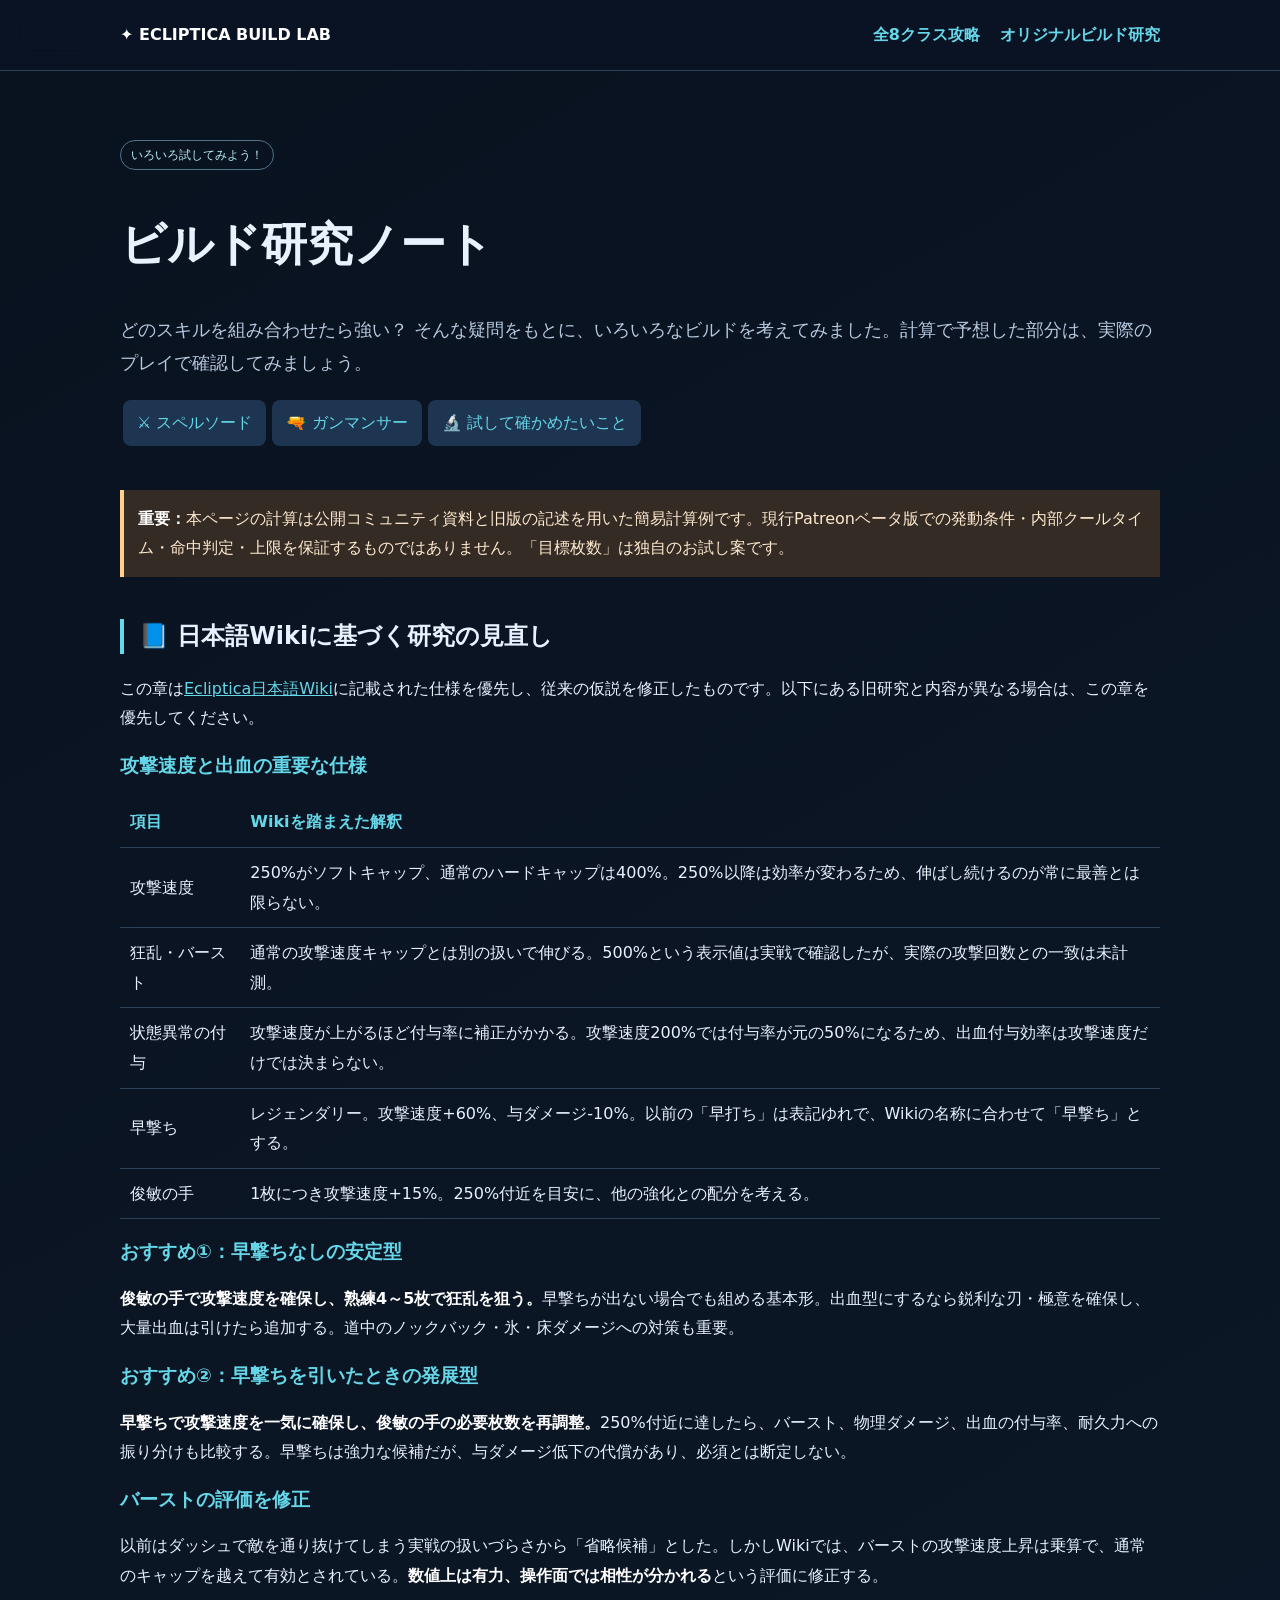
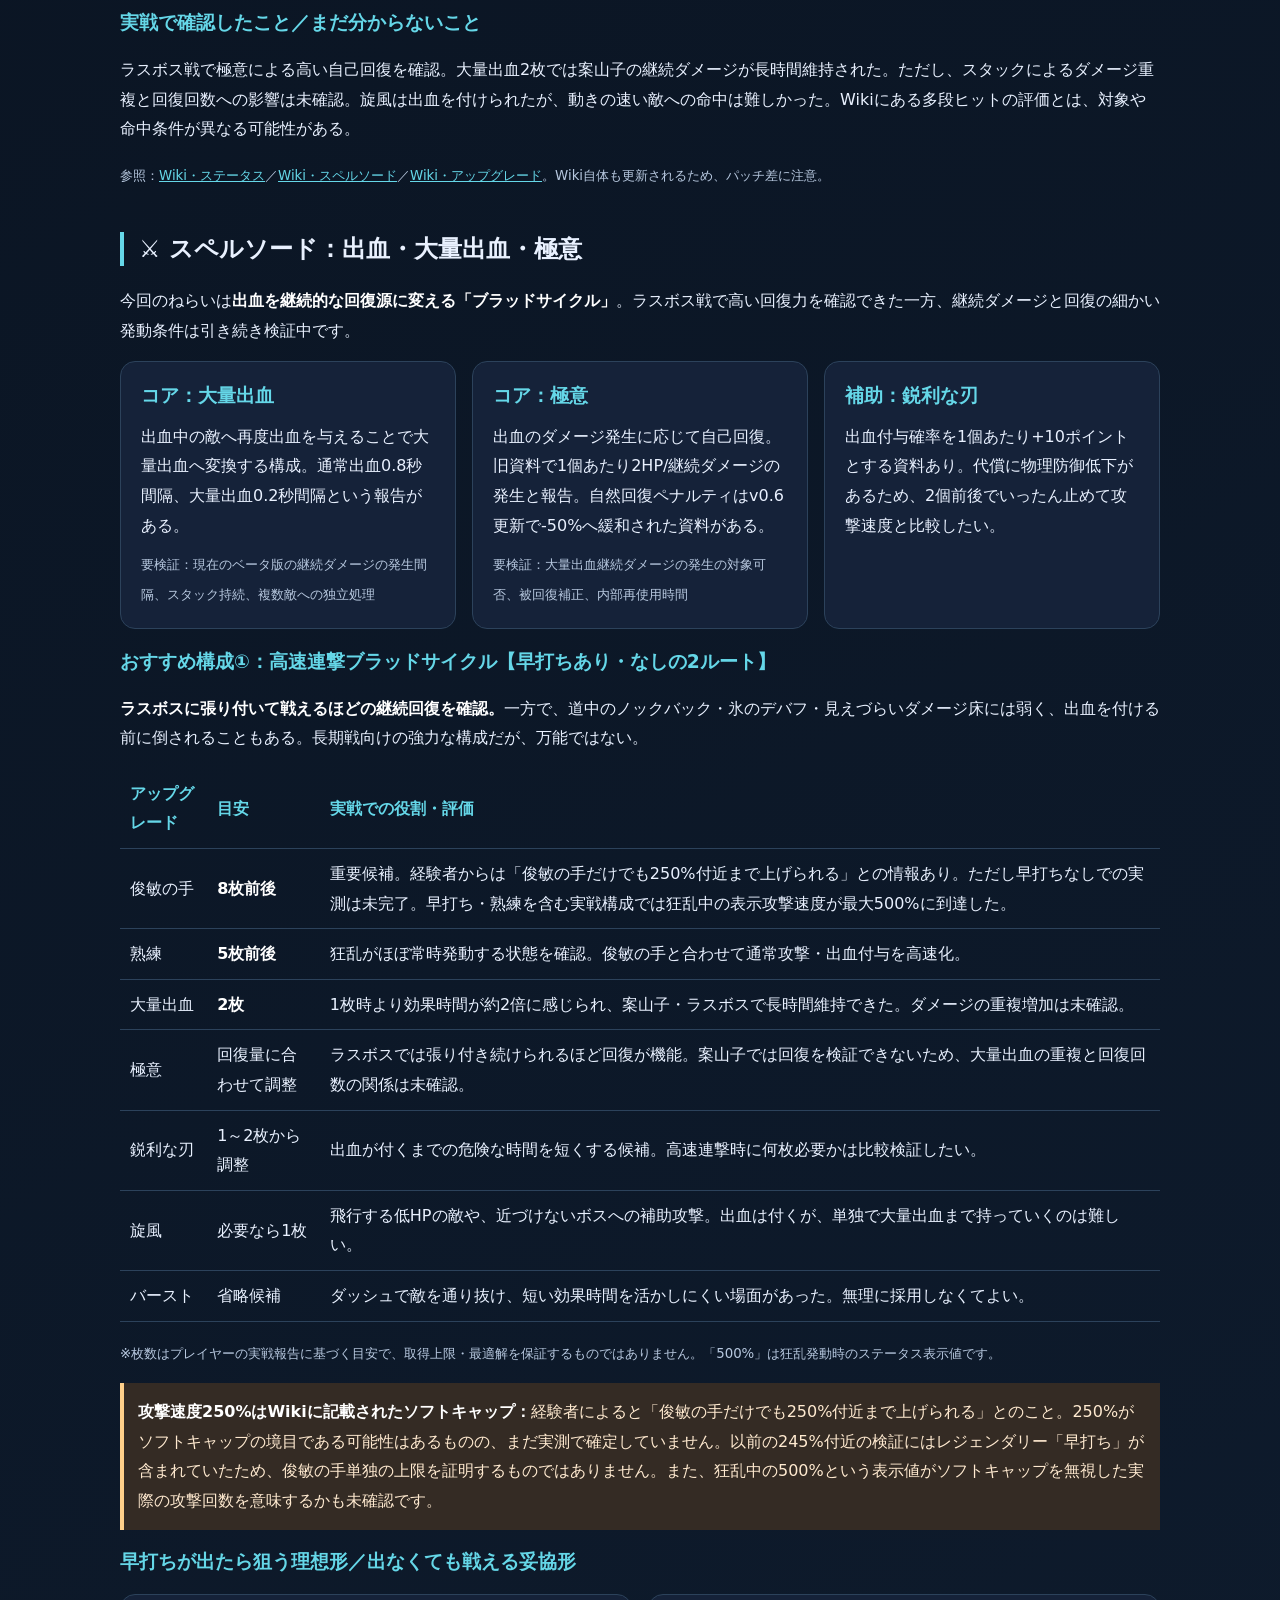
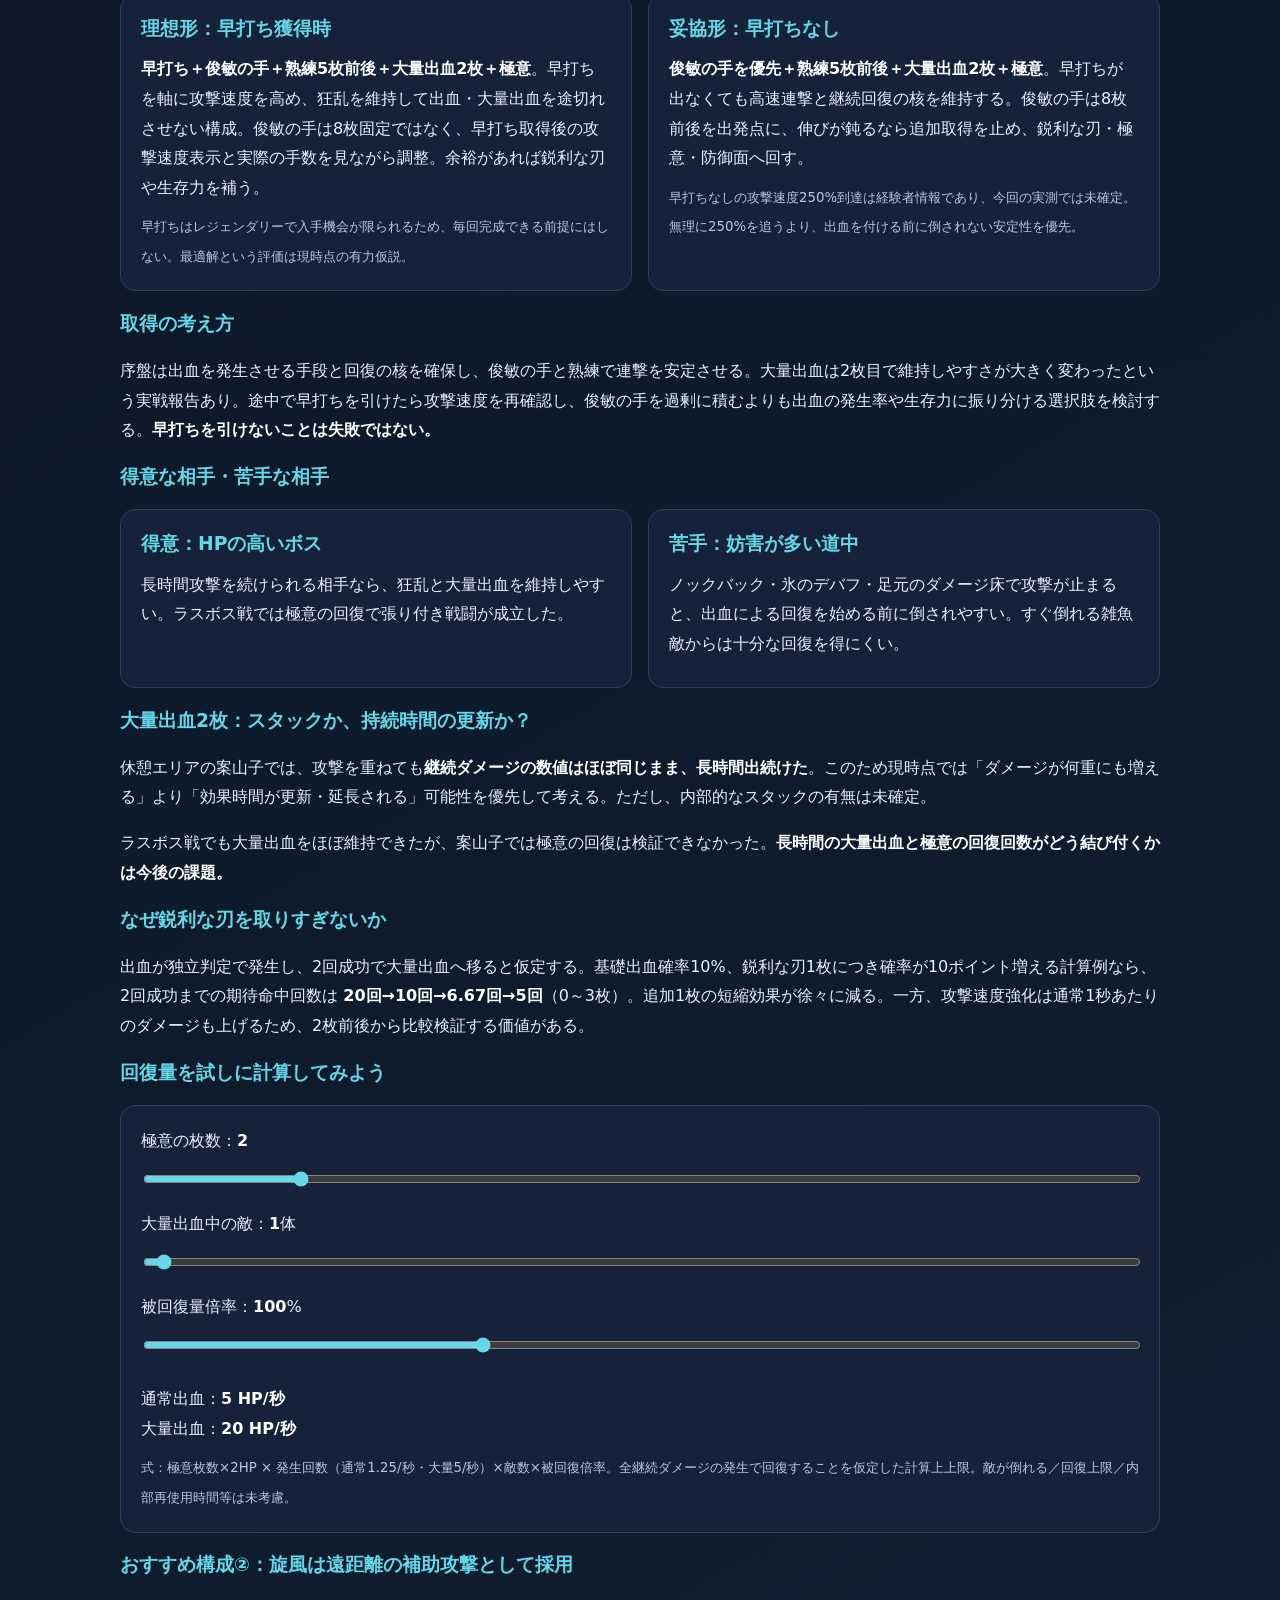
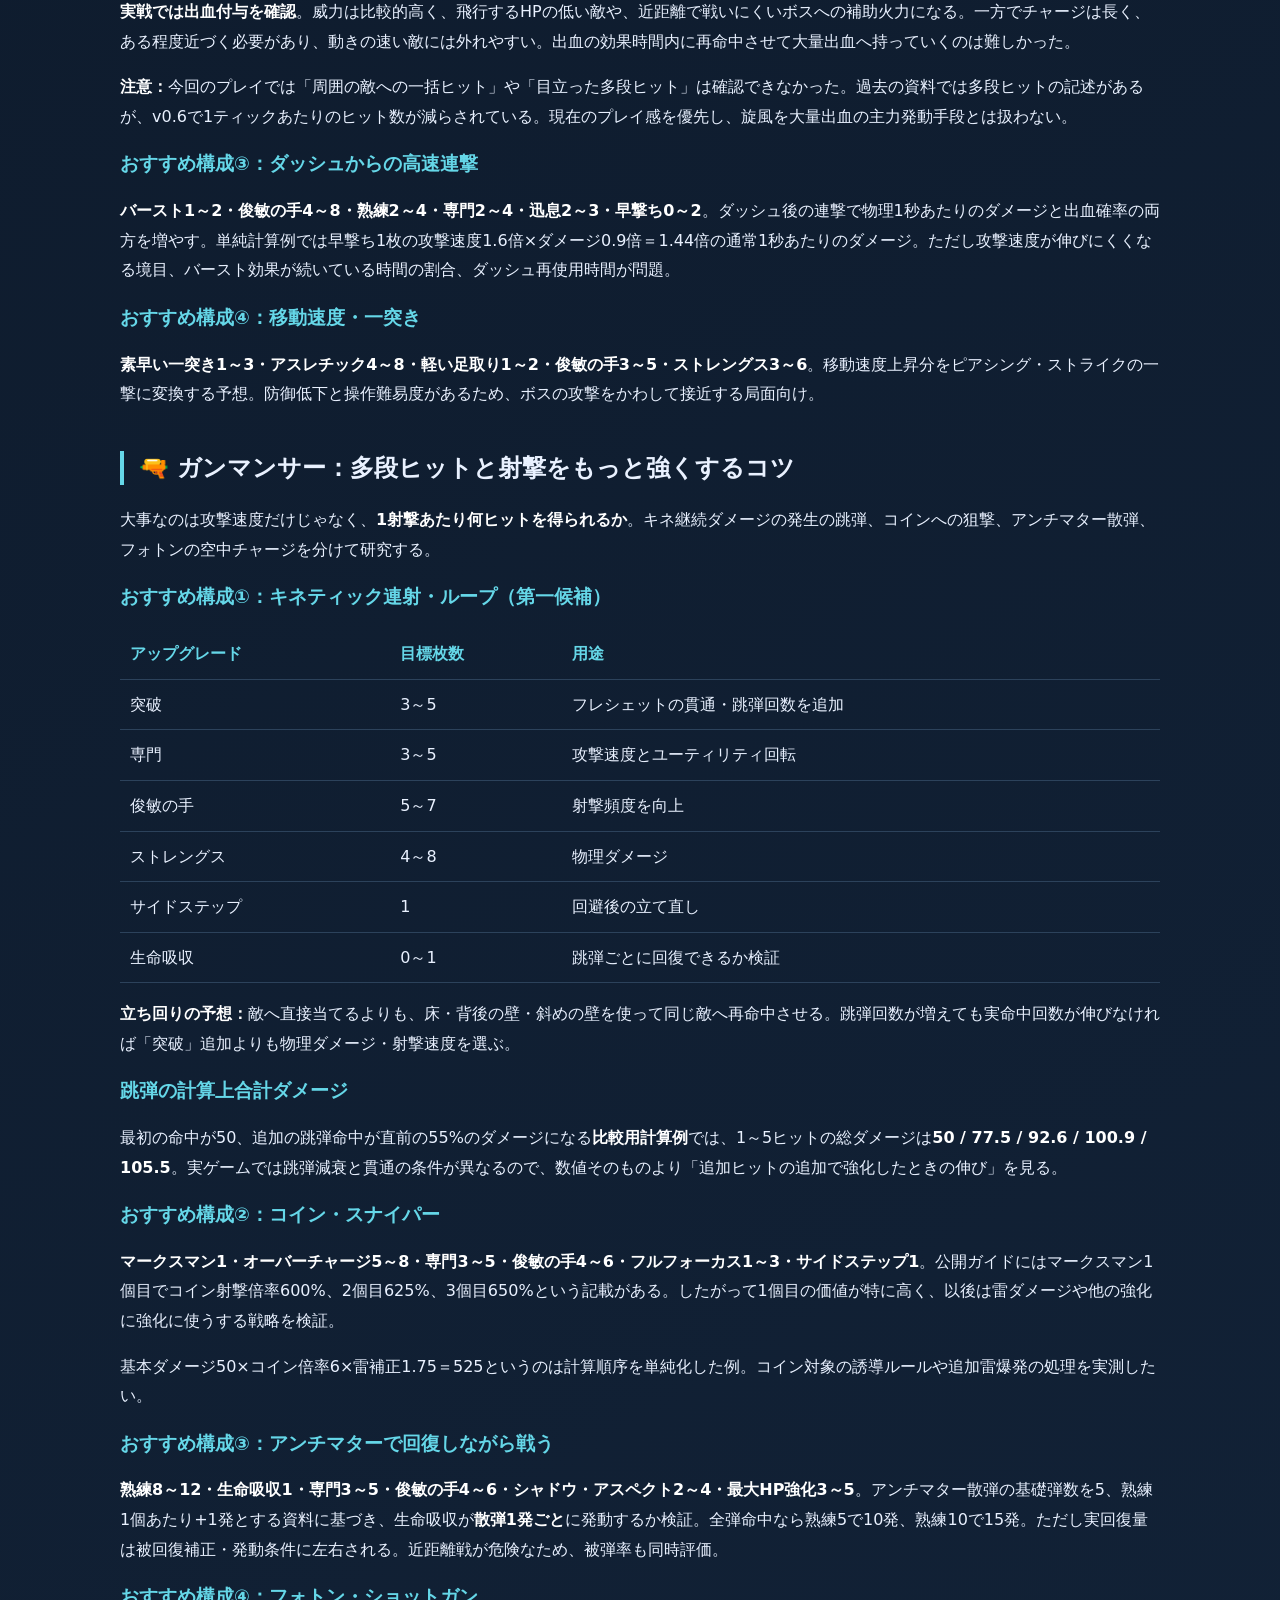
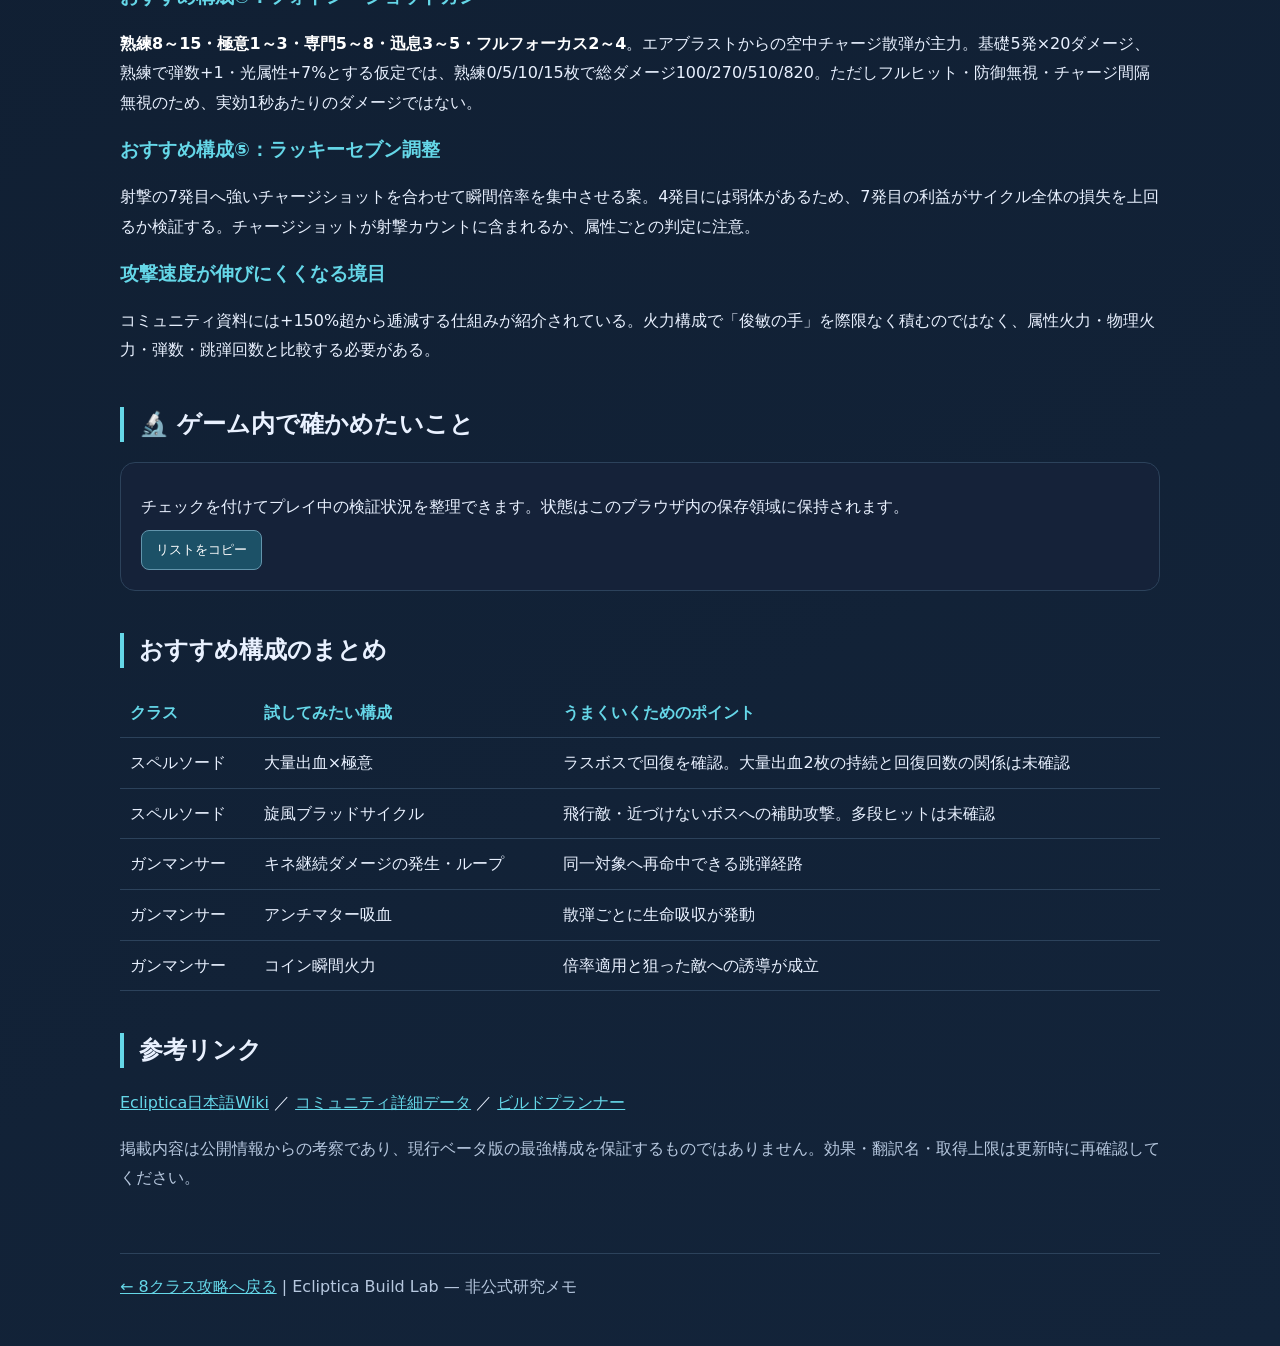
<file: research.html>
<!doctype html><html lang="ja"><head><meta charset="utf-8"><meta name="viewport" content="width=device-width,initial-scale=1"><title>Ecliptica ビルド研究室｜実戦検証と構成案</title><meta name="description" content="スペルソードとガンマンサーのオリジナルビルド構成・実戦検証・計算例"><link rel="stylesheet" href="style.css"></head><body><header><nav class="wrap"><a href="index.html" class="brand">✦ ECLIPTICA BUILD LAB</a><a href="index.html">全8クラス攻略</a><a href="research.html">オリジナルビルド研究</a></nav></header><main class="wrap"><section class="hero"><span class="tag">いろいろ試してみよう！</span><h1>ビルド研究ノート</h1><p class="lead">どのスキルを組み合わせたら強い？ そんな疑問をもとに、いろいろなビルドを考えてみました。計算で予想した部分は、実際のプレイで確認してみましょう。</p><a href="#spellsword" class="pill">⚔️ スペルソード</a><a href="#gunmancer" class="pill">🔫 ガンマンサー</a><a href="#verify" class="pill">🔬 試して確かめたいこと</a></section><p class="warning"><strong>重要：</strong>本ページの計算は公開コミュニティ資料と旧版の記述を用いた簡易計算例です。現行Patreonベータ版での発動条件・内部クールタイム・命中判定・上限を保証するものではありません。「目標枚数」は独自のお試し案です。</p>
<section id="wiki-update"><h2>📘 日本語Wikiに基づく研究の見直し</h2><p>この章は<a href="https://wikiwiki.jp/ecliptica/">Ecliptica日本語Wiki</a>に記載された仕様を優先し、従来の仮説を修正したものです。以下にある旧研究と内容が異なる場合は、この章を優先してください。</p>
<h3>攻撃速度と出血の重要な仕様</h3><div class="scroll"><table><tr><th>項目</th><th>Wikiを踏まえた解釈</th></tr><tr><td>攻撃速度</td><td>250%がソフトキャップ、通常のハードキャップは400%。250%以降は効率が変わるため、伸ばし続けるのが常に最善とは限らない。</td></tr><tr><td>狂乱・バースト</td><td>通常の攻撃速度キャップとは別の扱いで伸びる。500%という表示値は実戦で確認したが、実際の攻撃回数との一致は未計測。</td></tr><tr><td>状態異常の付与</td><td>攻撃速度が上がるほど付与率に補正がかかる。攻撃速度200%では付与率が元の50%になるため、出血付与効率は攻撃速度だけでは決まらない。</td></tr><tr><td>早撃ち</td><td>レジェンダリー。攻撃速度+60%、与ダメージ-10%。以前の「早打ち」は表記ゆれで、Wikiの名称に合わせて「早撃ち」とする。</td></tr><tr><td>俊敏の手</td><td>1枚につき攻撃速度+15%。250%付近を目安に、他の強化との配分を考える。</td></tr></table></div>
<h3>おすすめ①：早撃ちなしの安定型</h3><p><strong>俊敏の手で攻撃速度を確保し、熟練4～5枚で狂乱を狙う。</strong>早撃ちが出ない場合でも組める基本形。出血型にするなら鋭利な刃・極意を確保し、大量出血は引けたら追加する。道中のノックバック・氷・床ダメージへの対策も重要。</p>
<h3>おすすめ②：早撃ちを引いたときの発展型</h3><p><strong>早撃ちで攻撃速度を一気に確保し、俊敏の手の必要枚数を再調整。</strong>250%付近に達したら、バースト、物理ダメージ、出血の付与率、耐久力への振り分けも比較する。早撃ちは強力な候補だが、与ダメージ低下の代償があり、必須とは断定しない。</p>
<h3>バーストの評価を修正</h3><p>以前はダッシュで敵を通り抜けてしまう実戦の扱いづらさから「省略候補」とした。しかしWikiでは、バーストの攻撃速度上昇は乗算で、通常のキャップを越えて有効とされている。<strong>数値上は有力、操作面では相性が分かれる</strong>という評価に修正する。</p>
<h3>実戦で確認したこと／まだ分からないこと</h3><p>ラスボス戦で極意による高い自己回復を確認。大量出血2枚では案山子の継続ダメージが長時間維持された。ただし、スタックによるダメージ重複と回復回数への影響は未確認。旋風は出血を付けられたが、動きの速い敵への命中は難しかった。Wikiにある多段ヒットの評価とは、対象や命中条件が異なる可能性がある。</p>
<p><small>参照：<a href="https://wikiwiki.jp/ecliptica/ステータス">Wiki・ステータス</a>／<a href="https://wikiwiki.jp/ecliptica/スペルソード">Wiki・スペルソード</a>／<a href="https://wikiwiki.jp/ecliptica/アップグレード">Wiki・アップグレード</a>。Wiki自体も更新されるため、パッチ差に注意。</small></p></section><section id="spellsword"><h2>⚔️ スペルソード：出血・大量出血・極意</h2><p>今回のねらいは<strong>出血を継続的な回復源に変える「ブラッドサイクル」</strong>。ラスボス戦で高い回復力を確認できた一方、継続ダメージと回復の細かい発動条件は引き続き検証中です。</p><div class="cards"><div class="card"><h3>コア：大量出血</h3><p>出血中の敵へ再度出血を与えることで大量出血へ変換する構成。通常出血0.8秒間隔、大量出血0.2秒間隔という報告がある。</p><small>要検証：現在のベータ版の継続ダメージの発生間隔、スタック持続、複数敵への独立処理</small></div><div class="card"><h3>コア：極意</h3><p>出血のダメージ発生に応じて自己回復。旧資料で1個あたり2HP/継続ダメージの発生と報告。自然回復ペナルティはv0.6更新で-50%へ緩和された資料がある。</p><small>要検証：大量出血継続ダメージの発生の対象可否、被回復補正、内部再使用時間</small></div><div class="card"><h3>補助：鋭利な刃</h3><p>出血付与確率を1個あたり+10ポイントとする資料あり。代償に物理防御低下があるため、2個前後でいったん止めて攻撃速度と比較したい。</p></div></div>
<h3>おすすめ構成①：高速連撃ブラッドサイクル【早打ちあり・なしの2ルート】</h3>
<p><strong>ラスボスに張り付いて戦えるほどの継続回復を確認。</strong>一方で、道中のノックバック・氷のデバフ・見えづらいダメージ床には弱く、出血を付ける前に倒されることもある。長期戦向けの強力な構成だが、万能ではない。</p>
<div class="scroll"><table><tr><th>アップグレード</th><th>目安</th><th>実戦での役割・評価</th></tr>
<tr><td>俊敏の手</td><td><strong>8枚前後</strong></td><td>重要候補。経験者からは「俊敏の手だけでも250%付近まで上げられる」との情報あり。ただし早打ちなしでの実測は未完了。早打ち・熟練を含む実戦構成では狂乱中の表示攻撃速度が最大500%に到達した。</td></tr>
<tr><td>熟練</td><td><strong>5枚前後</strong></td><td>狂乱がほぼ常時発動する状態を確認。俊敏の手と合わせて通常攻撃・出血付与を高速化。</td></tr>
<tr><td>大量出血</td><td><strong>2枚</strong></td><td>1枚時より効果時間が約2倍に感じられ、案山子・ラスボスで長時間維持できた。ダメージの重複増加は未確認。</td></tr>
<tr><td>極意</td><td>回復量に合わせて調整</td><td>ラスボスでは張り付き続けられるほど回復が機能。案山子では回復を検証できないため、大量出血の重複と回復回数の関係は未確認。</td></tr>
<tr><td>鋭利な刃</td><td>1～2枚から調整</td><td>出血が付くまでの危険な時間を短くする候補。高速連撃時に何枚必要かは比較検証したい。</td></tr>
<tr><td>旋風</td><td>必要なら1枚</td><td>飛行する低HPの敵や、近づけないボスへの補助攻撃。出血は付くが、単独で大量出血まで持っていくのは難しい。</td></tr>
<tr><td>バースト</td><td>省略候補</td><td>ダッシュで敵を通り抜け、短い効果時間を活かしにくい場面があった。無理に採用しなくてよい。</td></tr></table></div>
<p><small>※枚数はプレイヤーの実戦報告に基づく目安で、取得上限・最適解を保証するものではありません。「500%」は狂乱発動時のステータス表示値です。</small></p>
<p class="warning"><strong>攻撃速度250%はWikiに記載されたソフトキャップ：</strong>経験者によると「俊敏の手だけでも250%付近まで上げられる」とのこと。250%がソフトキャップの境目である可能性はあるものの、まだ実測で確定していません。以前の245%付近の検証にはレジェンダリー「早打ち」が含まれていたため、俊敏の手単独の上限を証明するものではありません。また、狂乱中の500%という表示値がソフトキャップを無視した実際の攻撃回数を意味するかも未確認です。</p>
<h3>早打ちが出たら狙う理想形／出なくても戦える妥協形</h3>
<div class="cards">
<div class="card"><h3>理想形：早打ち獲得時</h3><p><strong>早打ち＋俊敏の手＋熟練5枚前後＋大量出血2枚＋極意</strong>。早打ちを軸に攻撃速度を高め、狂乱を維持して出血・大量出血を途切れさせない構成。俊敏の手は8枚固定ではなく、早打ち取得後の攻撃速度表示と実際の手数を見ながら調整。余裕があれば鋭利な刃や生存力を補う。</p><small>早打ちはレジェンダリーで入手機会が限られるため、毎回完成できる前提にはしない。最適解という評価は現時点の有力仮説。</small></div>
<div class="card"><h3>妥協形：早打ちなし</h3><p><strong>俊敏の手を優先＋熟練5枚前後＋大量出血2枚＋極意</strong>。早打ちが出なくても高速連撃と継続回復の核を維持する。俊敏の手は8枚前後を出発点に、伸びが鈍るなら追加取得を止め、鋭利な刃・極意・防御面へ回す。</p><small>早打ちなしの攻撃速度250%到達は経験者情報であり、今回の実測では未確定。無理に250%を追うより、出血を付ける前に倒されない安定性を優先。</small></div>
</div>
<h3>取得の考え方</h3><p>序盤は出血を発生させる手段と回復の核を確保し、俊敏の手と熟練で連撃を安定させる。大量出血は2枚目で維持しやすさが大きく変わったという実戦報告あり。途中で早打ちを引けたら攻撃速度を再確認し、俊敏の手を過剰に積むよりも出血の発生率や生存力に振り分ける選択肢を検討する。<strong>早打ちを引けないことは失敗ではない。</strong></p>
<h3>得意な相手・苦手な相手</h3><div class="cards">
<div class="card"><h3>得意：HPの高いボス</h3><p>長時間攻撃を続けられる相手なら、狂乱と大量出血を維持しやすい。ラスボス戦では極意の回復で張り付き戦闘が成立した。</p></div>
<div class="card"><h3>苦手：妨害が多い道中</h3><p>ノックバック・氷のデバフ・足元のダメージ床で攻撃が止まると、出血による回復を始める前に倒されやすい。すぐ倒れる雑魚敵からは十分な回復を得にくい。</p></div></div>
<h3>大量出血2枚：スタックか、持続時間の更新か？</h3>
<p>休憩エリアの案山子では、攻撃を重ねても<strong>継続ダメージの数値はほぼ同じまま、長時間出続けた</strong>。このため現時点では「ダメージが何重にも増える」より「効果時間が更新・延長される」可能性を優先して考える。ただし、内部的なスタックの有無は未確定。</p>
<p>ラスボス戦でも大量出血をほぼ維持できたが、案山子では極意の回復は検証できなかった。<strong>長時間の大量出血と極意の回復回数がどう結び付くかは今後の課題。</strong></p>
<h3>なぜ鋭利な刃を取りすぎないか</h3><p>出血が独立判定で発生し、2回成功で大量出血へ移ると仮定する。基礎出血確率10%、鋭利な刃1枚につき確率が10ポイント増える計算例なら、2回成功までの期待命中回数は <strong>20回→10回→6.67回→5回</strong>（0～3枚）。追加1枚の短縮効果が徐々に減る。一方、攻撃速度強化は通常1秒あたりのダメージも上げるため、2枚前後から比較検証する価値がある。</p>
<h3>回復量を試しに計算してみよう</h3><div class="card"><label for="mastery">極意の枚数：<strong id="mout">2</strong></label><input type="range" min="1" max="8" value="2" id="mastery"><label for="enemy">大量出血中の敵：<strong id="eout">1</strong>体</label><input type="range" min="1" max="8" value="1" id="enemy"><label for="heal">被回復量倍率：<strong id="hout">100</strong>%</label><input type="range" min="50" max="200" step="10" value="100" id="heal"><p>通常出血：<strong id="normal">5 HP/秒</strong><br>大量出血：<strong id="big">20 HP/秒</strong></p><small>式：極意枚数×2HP × 発生回数（通常1.25/秒・大量5/秒）×敵数×被回復倍率。全継続ダメージの発生で回復することを仮定した計算上上限。敵が倒れる／回復上限／内部再使用時間等は未考慮。</small></div>
<h3>おすすめ構成②：旋風は遠距離の補助攻撃として採用</h3><p><strong>実戦では出血付与を確認</strong>。威力は比較的高く、飛行するHPの低い敵や、近距離で戦いにくいボスへの補助火力になる。一方でチャージは長く、ある程度近づく必要があり、動きの速い敵には外れやすい。出血の効果時間内に再命中させて大量出血へ持っていくのは難しかった。</p><p><strong>注意：</strong>今回のプレイでは「周囲の敵への一括ヒット」や「目立った多段ヒット」は確認できなかった。過去の資料では多段ヒットの記述があるが、v0.6で1ティックあたりのヒット数が減らされている。現在のプレイ感を優先し、旋風を大量出血の主力発動手段とは扱わない。</p><h3>おすすめ構成③：ダッシュからの高速連撃</h3><p><strong>バースト1～2・俊敏の手4～8・熟練2～4・専門2～4・迅息2～3・早撃ち0～2</strong>。ダッシュ後の連撃で物理1秒あたりのダメージと出血確率の両方を増やす。単純計算例では早撃ち1枚の攻撃速度1.6倍×ダメージ0.9倍＝1.44倍の通常1秒あたりのダメージ。ただし攻撃速度が伸びにくくなる境目、バースト効果が続いている時間の割合、ダッシュ再使用時間が問題。</p><h3>おすすめ構成④：移動速度・一突き</h3><p><strong>素早い一突き1～3・アスレチック4～8・軽い足取り1～2・俊敏の手3～5・ストレングス3～6</strong>。移動速度上昇分をピアシング・ストライクの一撃に変換する予想。防御低下と操作難易度があるため、ボスの攻撃をかわして接近する局面向け。</p>
</section>
<section id="gunmancer"><h2>🔫 ガンマンサー：多段ヒットと射撃をもっと強くするコツ</h2><p>大事なのは攻撃速度だけじゃなく、<strong>1射撃あたり何ヒットを得られるか</strong>。キネ継続ダメージの発生の跳弾、コインへの狙撃、アンチマター散弾、フォトンの空中チャージを分けて研究する。</p>
<h3>おすすめ構成①：キネティック連射・ループ（第一候補）</h3><div class="scroll"><table><tr><th>アップグレード</th><th>目標枚数</th><th>用途</th></tr><tr><td>突破</td><td>3～5</td><td>フレシェットの貫通・跳弾回数を追加</td></tr><tr><td>専門</td><td>3～5</td><td>攻撃速度とユーティリティ回転</td></tr><tr><td>俊敏の手</td><td>5～7</td><td>射撃頻度を向上</td></tr><tr><td>ストレングス</td><td>4～8</td><td>物理ダメージ</td></tr><tr><td>サイドステップ</td><td>1</td><td>回避後の立て直し</td></tr><tr><td>生命吸収</td><td>0～1</td><td>跳弾ごとに回復できるか検証</td></tr></table></div><p><strong>立ち回りの予想：</strong>敵へ直接当てるよりも、床・背後の壁・斜めの壁を使って同じ敵へ再命中させる。跳弾回数が増えても実命中回数が伸びなければ「突破」追加よりも物理ダメージ・射撃速度を選ぶ。</p>
<h3>跳弾の計算上合計ダメージ</h3><p>最初の命中が50、追加の跳弾命中が直前の55%のダメージになる<strong>比較用計算例</strong>では、1～5ヒットの総ダメージは<strong>50 / 77.5 / 92.6 / 100.9 / 105.5</strong>。実ゲームでは跳弾減衰と貫通の条件が異なるので、数値そのものより「追加ヒットの追加で強化したときの伸び」を見る。</p>
<h3>おすすめ構成②：コイン・スナイパー</h3><p><strong>マークスマン1・オーバーチャージ5～8・専門3～5・俊敏の手4～6・フルフォーカス1～3・サイドステップ1</strong>。公開ガイドにはマークスマン1個目でコイン射撃倍率600%、2個目625%、3個目650%という記載がある。したがって1個目の価値が特に高く、以後は雷ダメージや他の強化に強化に使うする戦略を検証。</p><p>基本ダメージ50×コイン倍率6×雷補正1.75＝525というのは計算順序を単純化した例。コイン対象の誘導ルールや追加雷爆発の処理を実測したい。</p>
<h3>おすすめ構成③：アンチマターで回復しながら戦う</h3><p><strong>熟練8～12・生命吸収1・専門3～5・俊敏の手4～6・シャドウ・アスペクト2～4・最大HP強化3～5</strong>。アンチマター散弾の基礎弾数を5、熟練1個あたり+1発とする資料に基づき、生命吸収が<strong>散弾1発ごと</strong>に発動するか検証。全弾命中なら熟練5で10発、熟練10で15発。ただし実回復量は被回復補正・発動条件に左右される。近距離戦が危険なため、被弾率も同時評価。</p>
<h3>おすすめ構成④：フォトン・ショットガン</h3><p><strong>熟練8～15・極意1～3・専門5～8・迅息3～5・フルフォーカス2～4</strong>。エアブラストからの空中チャージ散弾が主力。基礎5発×20ダメージ、熟練で弾数+1・光属性+7%とする仮定では、熟練0/5/10/15枚で総ダメージ100/270/510/820。ただしフルヒット・防御無視・チャージ間隔無視のため、実効1秒あたりのダメージではない。</p>
<h3>おすすめ構成⑤：ラッキーセブン調整</h3><p>射撃の7発目へ強いチャージショットを合わせて瞬間倍率を集中させる案。4発目には弱体があるため、7発目の利益がサイクル全体の損失を上回るか検証する。チャージショットが射撃カウントに含まれるか、属性ごとの判定に注意。</p>
<h3>攻撃速度が伸びにくくなる境目</h3><p>コミュニティ資料には+150%超から逓減する仕組みが紹介されている。火力構成で「俊敏の手」を際限なく積むのではなく、属性火力・物理火力・弾数・跳弾回数と比較する必要がある。</p>
</section>
<section id="verify"><h2>🔬 ゲーム内で確かめたいこと</h2><div class="card"><p>チェックを付けてプレイ中の検証状況を整理できます。状態はこのブラウザ内の保存領域に保持されます。</p><div id="checks"></div><button onclick="copyTests()">リストをコピー</button></div>
<h2>おすすめ構成のまとめ</h2><div class="scroll"><table><tr><th>クラス</th><th>試してみたい構成</th><th>うまくいくためのポイント</th></tr><tr><td>スペルソード</td><td>大量出血×極意</td><td>ラスボスで回復を確認。大量出血2枚の持続と回復回数の関係は未確認</td></tr><tr><td>スペルソード</td><td>旋風ブラッドサイクル</td><td>飛行敵・近づけないボスへの補助攻撃。多段ヒットは未確認</td></tr><tr><td>ガンマンサー</td><td>キネ継続ダメージの発生・ループ</td><td>同一対象へ再命中できる跳弾経路</td></tr><tr><td>ガンマンサー</td><td>アンチマター吸血</td><td>散弾ごとに生命吸収が発動</td></tr><tr><td>ガンマンサー</td><td>コイン瞬間火力</td><td>倍率適用と狙った敵への誘導が成立</td></tr></table></div>
<h2>参考リンク</h2><p><a href="https://wikiwiki.jp/ecliptica/" target="_blank" rel="noopener">Ecliptica日本語Wiki</a> ／ <a href="https://ecliptica.iirose.icu/" target="_blank" rel="noopener">コミュニティ詳細データ</a> ／ <a href="https://eclipticaplanner.com/" target="_blank" rel="noopener">ビルドプランナー</a></p><p class="muted">掲載内容は公開情報からの考察であり、現行ベータ版の最強構成を保証するものではありません。効果・翻訳名・取得上限は更新時に再確認してください。</p></section><footer class="foot"><a href="index.html">← 8クラス攻略へ戻る</a> | Ecliptica Build Lab — 非公式研究メモ</footer></main>
<script>const M=document.querySelector('#mastery'),E=document.querySelector('#enemy'),H=document.querySelector('#heal');function calc(){let m=+M.value,e=+E.value,h=+H.value/100;document.querySelector('#mout').textContent=m;document.querySelector('#eout').textContent=e;document.querySelector('#hout').textContent=Math.round(h*100);document.querySelector('#normal').textContent=(m*2*1.25*e*h).toFixed(1)+' HP/秒';document.querySelector('#big').textContent=(m*2*5*e*h).toFixed(1)+' HP/秒'}[M,E,H].forEach(x=>x.addEventListener('input',calc));calc();const tests=['スペルソード：早打ちあり・なしで同じ攻撃速度表示時の実際の手数を比較',スペルソード：早打ちなしで俊敏の手だけの250%到達・ソフトキャップを実測',スペルソード：大量出血1枚と2枚の継続時間を秒数で比較','スペルソード：大量出血が時間更新型かダメージ重複型か確認','スペルソード：俊敏の手6～8枚で狂乱の維持率を比較',スペルソード：大量出血の各継続ダメージの発生で極意の回復が発動するか','スペルソード：出血中の敵の数に比例して回復するか','スペルソード：旋風の出血判定と命中しやすさを再確認する','スペルソード：バーストと非採用時の道中の安定性を比較する','ガンマンサー：キネ継続ダメージの発生が同じボスに何回再命中するか','ガンマンサー：散弾ごとに生命吸収が発動するか','ガンマンサー：コイン射撃の倍率と誘導対象','ガンマンサー：ラッキーセブンの7発目をチャージに合わせられるか'];let done={};try{done=JSON.parse(localStorage.getItem('ecliptica-tests')||'{}')}catch{}const C=document.querySelector('#checks');tests.forEach((t,i)=>{let p=document.createElement('p'),label=document.createElement('label'),c=document.createElement('input');c.type='checkbox';c.style.width='auto';c.checked=!!done[i];c.onchange=()=>{done[i]=c.checked;try{localStorage.setItem('ecliptica-tests',JSON.stringify(done))}catch{}};label.append(c,' '+t);p.append(label);C.append(p)});function copyTests(){let s=tests.map((t,i)=>(done[i]?'[完了] ':'[未検証] ')+t).join('\n');if(navigator.clipboard)navigator.clipboard.writeText(s).then(()=>alert('コピーしました')).catch(()=>prompt('以下をコピーしてください',s));else prompt('以下をコピーしてください',s)}</script></body></html>
</file>
<file: style.css>
:root{color-scheme:dark;--bg:#0b1220;--card:#152239;--edge:#2c425b;--text:#e9f1ff;--muted:#b7c8df;--cyan:#65d7e8;--gold:#ffd08a}*{box-sizing:border-box}body{margin:0;background:linear-gradient(150deg,#09121f,#13243a);font:16px/1.8 system-ui,"Noto Sans JP",sans-serif;color:var(--text)}a{color:var(--cyan)}.wrap{max-width:1080px;margin:auto;padding:20px}header{border-bottom:1px solid var(--edge);background:#0b1426b8;position:sticky;top:0;backdrop-filter:blur(12px);z-index:5}nav{display:flex;gap:20px;flex-wrap:wrap;align-items:center}nav a{text-decoration:none;font-weight:700}.brand{color:white;margin-right:auto}h1{font-size:clamp(28px,5vw,46px);line-height:1.3}h2{margin-top:42px;border-left:4px solid var(--cyan);padding-left:15px}h3{color:var(--cyan)}.lead{font-size:1.12rem;color:var(--muted)}.cards{display:grid;grid-template-columns:repeat(auto-fit,minmax(250px,1fr));gap:16px}.card,.note{border:1px solid var(--edge);border-radius:15px;background:var(--card);padding:20px}.card h3{margin-top:0}.tag{font-size:.75rem;border:1px solid #52728a;border-radius:99px;padding:3px 10px;color:#b8f1f8}.muted{color:var(--muted)}table{border-collapse:collapse;width:100%;min-width:520px}th,td{border-bottom:1px solid var(--edge);text-align:left;padding:10px}th{color:var(--cyan)}.scroll{overflow-x:auto}.pill{display:inline-block;padding:8px 14px;background:#1e3552;border-radius:8px;text-decoration:none;margin:3px}.warning{border-left:4px solid var(--gold);padding:14px;background:#342b24;color:#ffead0}.hero{padding:48px 0 25px}.foot{margin:60px 0 25px;color:var(--muted);border-top:1px solid var(--edge);padding-top:18px}button{background:#1c5167;color:white;border:1px solid #6295ac;padding:10px 14px;border-radius:8px;cursor:pointer}input{width:100%;padding:12px;border-radius:8px;border:1px solid #46617c;background:#111e2d;color:white;font-size:16px}details{border:1px solid var(--edge);border-radius:12px;margin:12px 0;padding:15px;background:#122034}summary{cursor:pointer;font-weight:bold;color:#aee6f4}strong{color:#fff}small{color:var(--muted)}
html{scroll-behavior:smooth;scroll-padding-top:90px}body{font-size:16px;line-height:1.85}h2{line-height:1.45}h3{line-height:1.45}p{overflow-wrap:anywhere}.card{transition:border-color .15s ease}.card:hover{border-color:#5287a7}.card p{margin:.55em 0}.card h3{margin-bottom:.65em}.note{margin:18px 0;background:#18304b}.tag{display:inline-block;margin-bottom:7px}a:focus-visible,button:focus-visible,input:focus-visible{outline:3px solid #ffd08a;outline-offset:3px}section[id]{scroll-margin-top:92px}input[type=range]{accent-color:#65d7e8}input[type=checkbox]{accent-color:#65d7e8} .card[hidden]{display:none}@media(max-width:640px){.wrap{padding:16px}header nav{gap:9px;font-size:13px}.hero{padding-top:30px}.card,.note{padding:16px}h2{margin-top:32px}}
</file>
